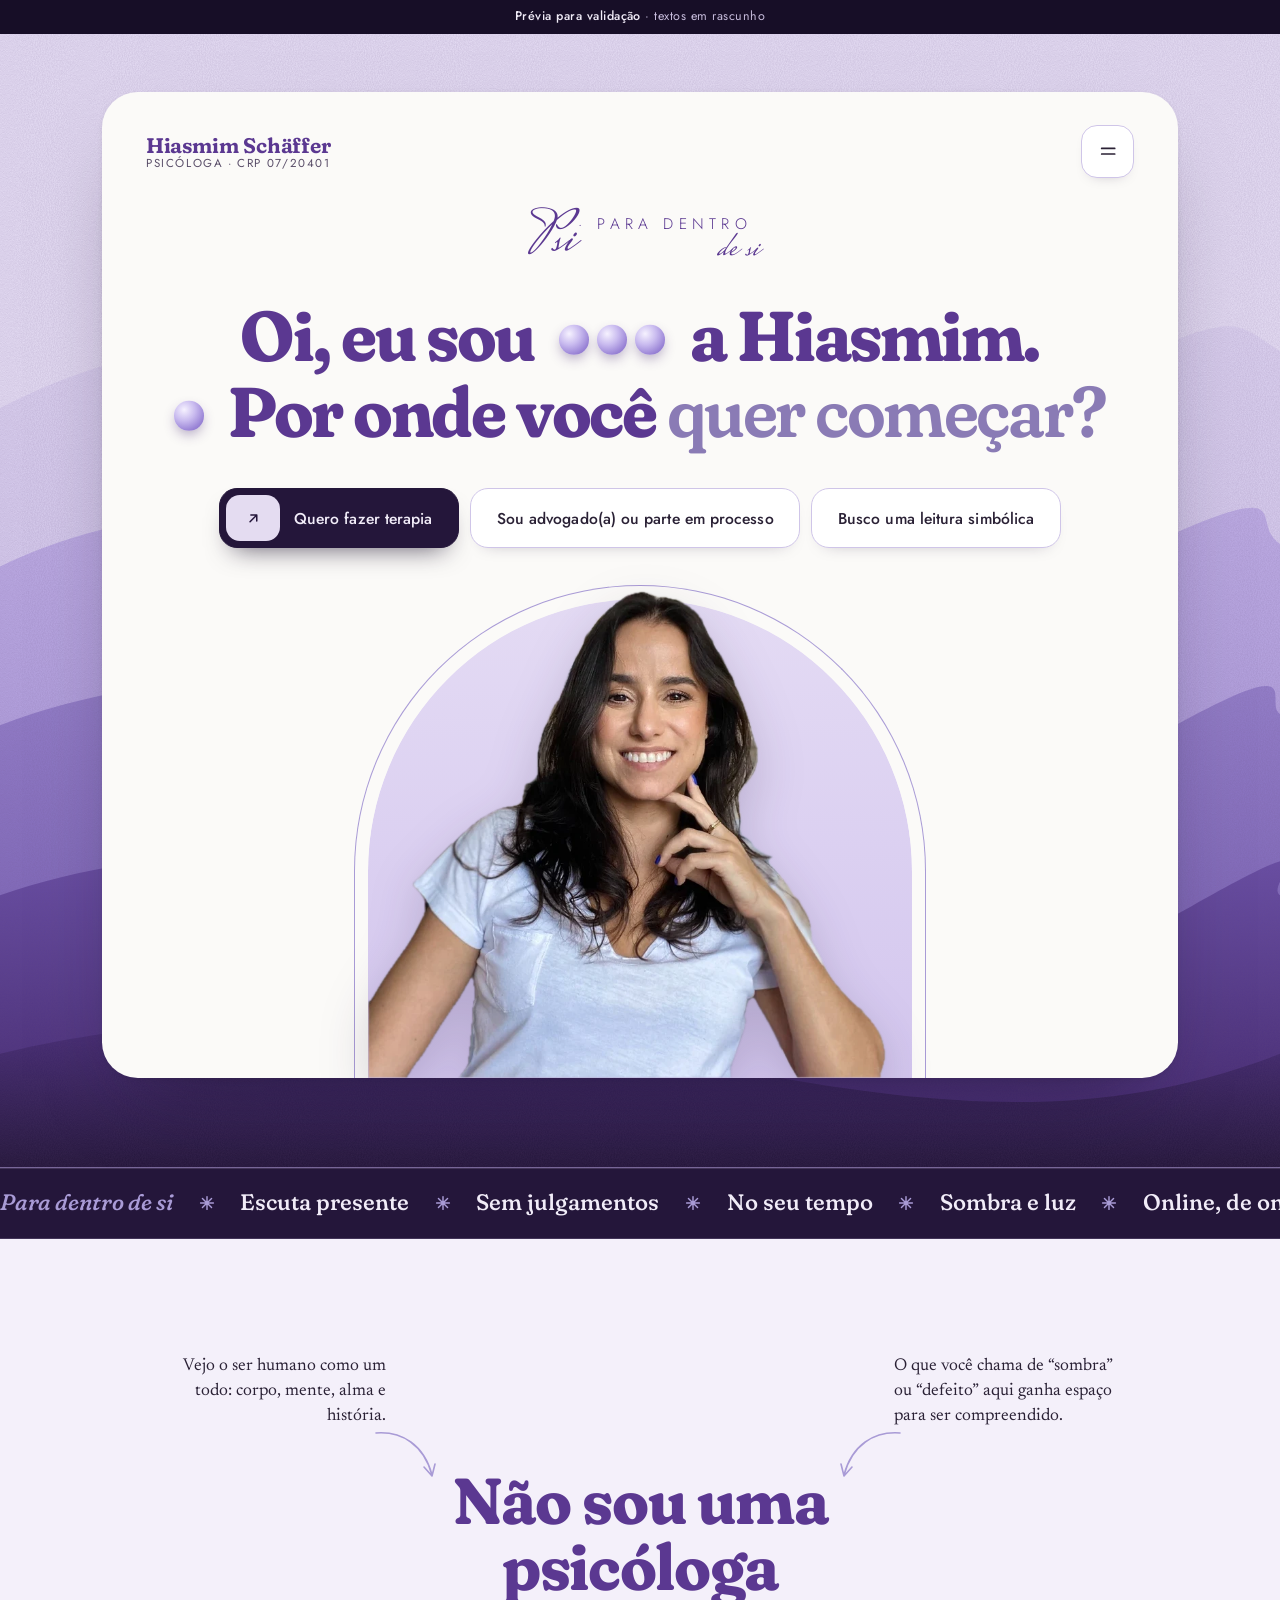
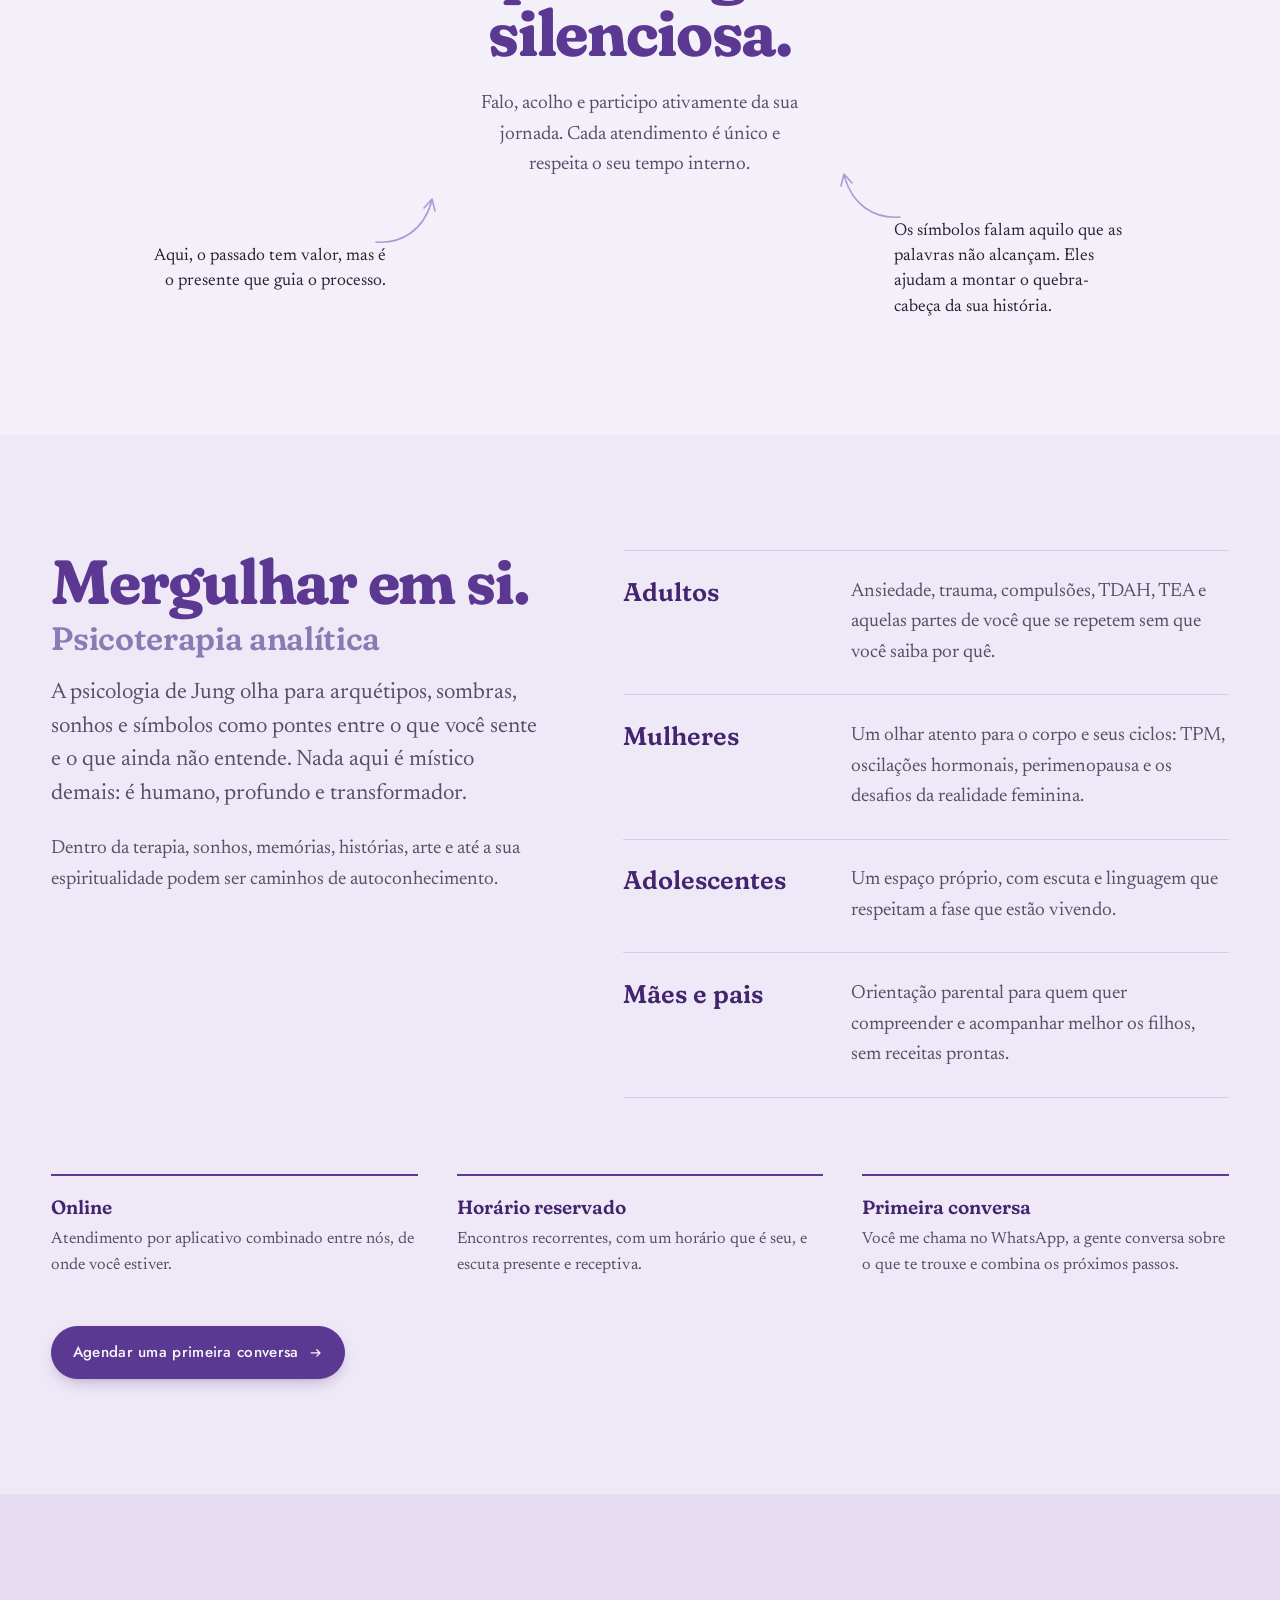
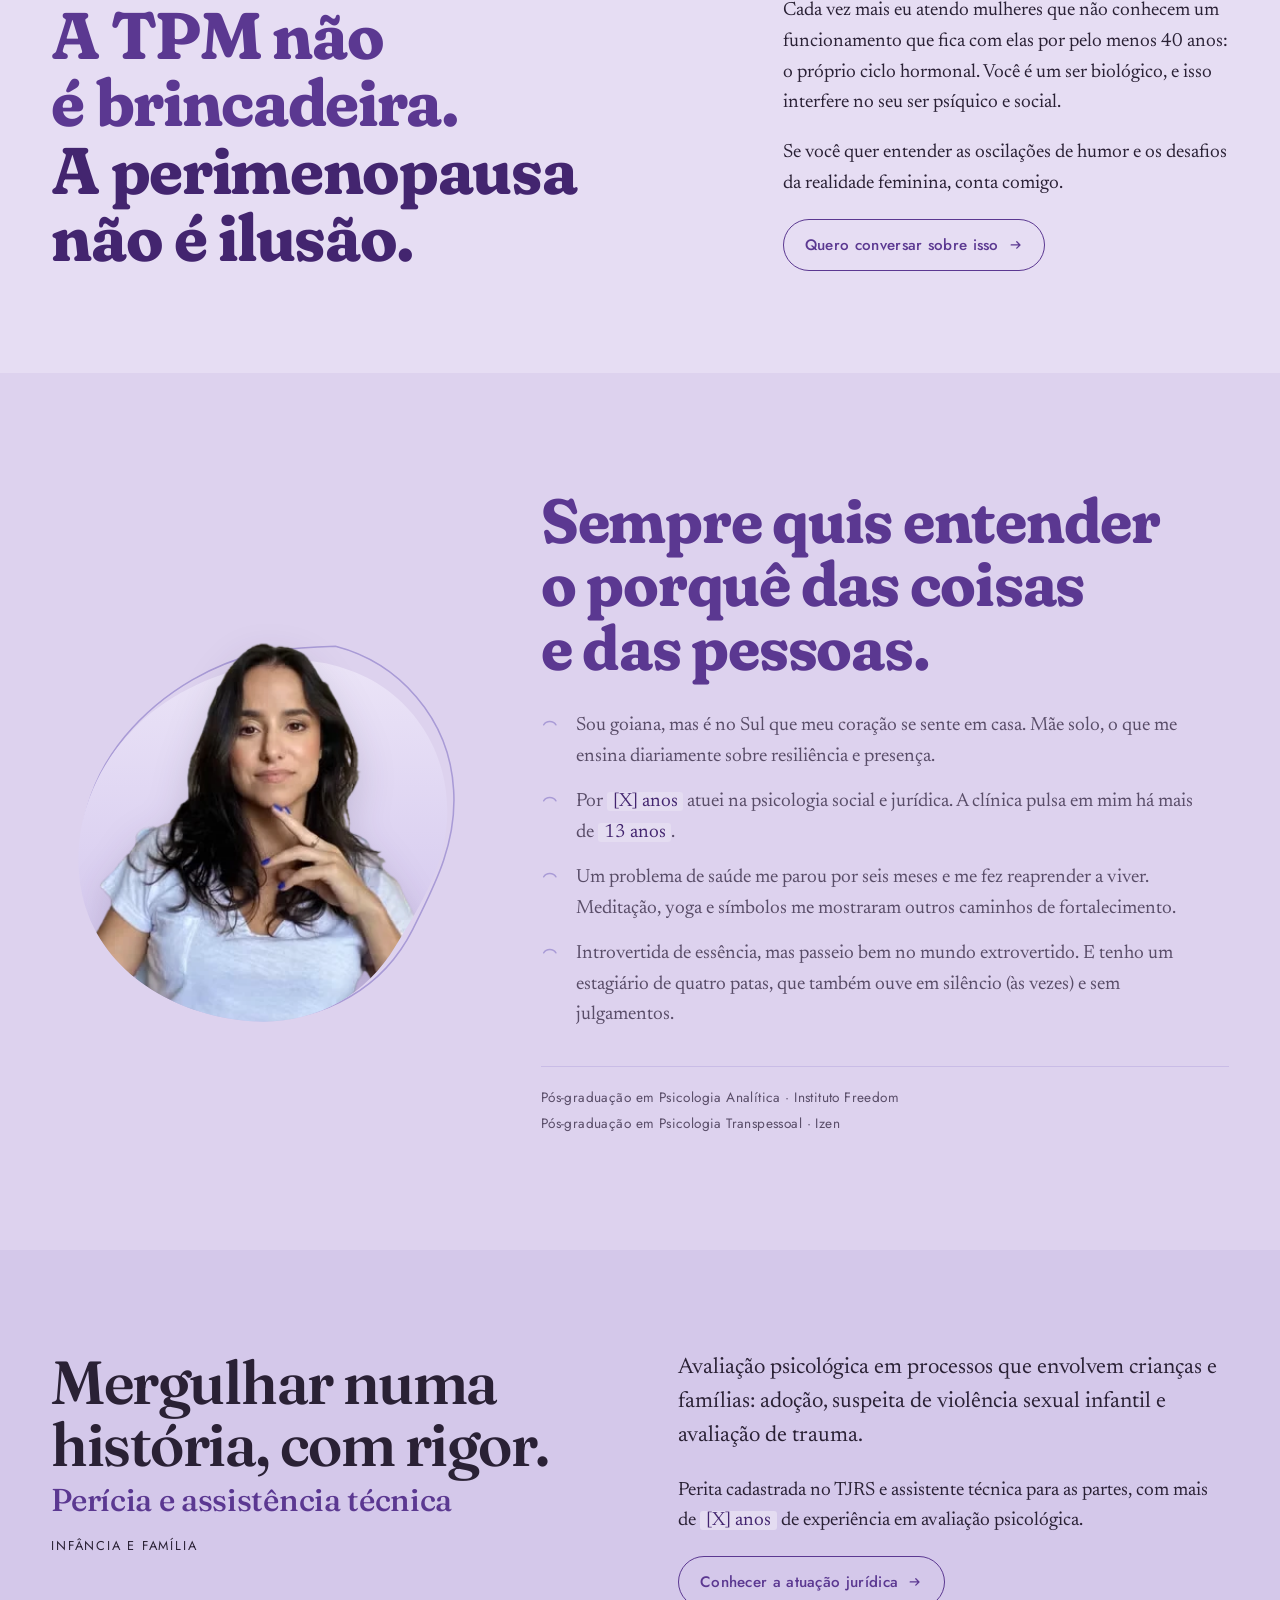
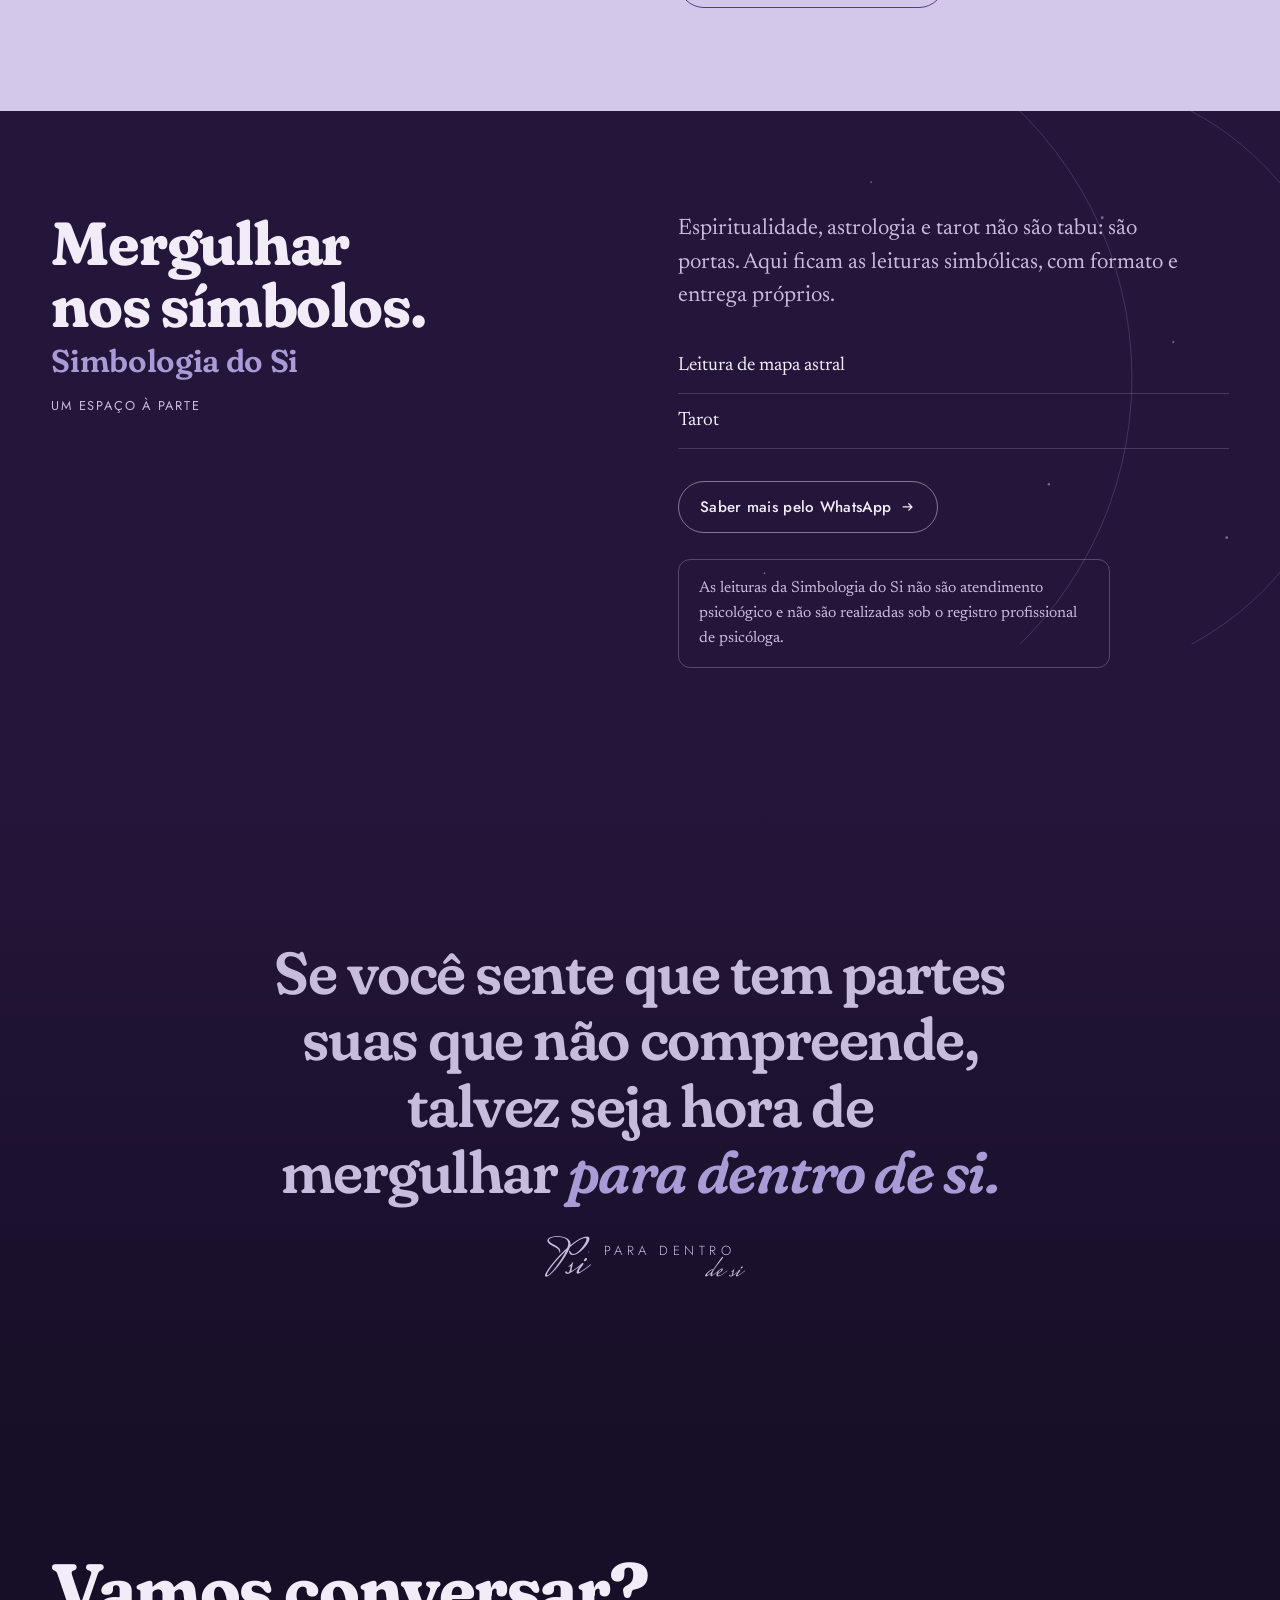
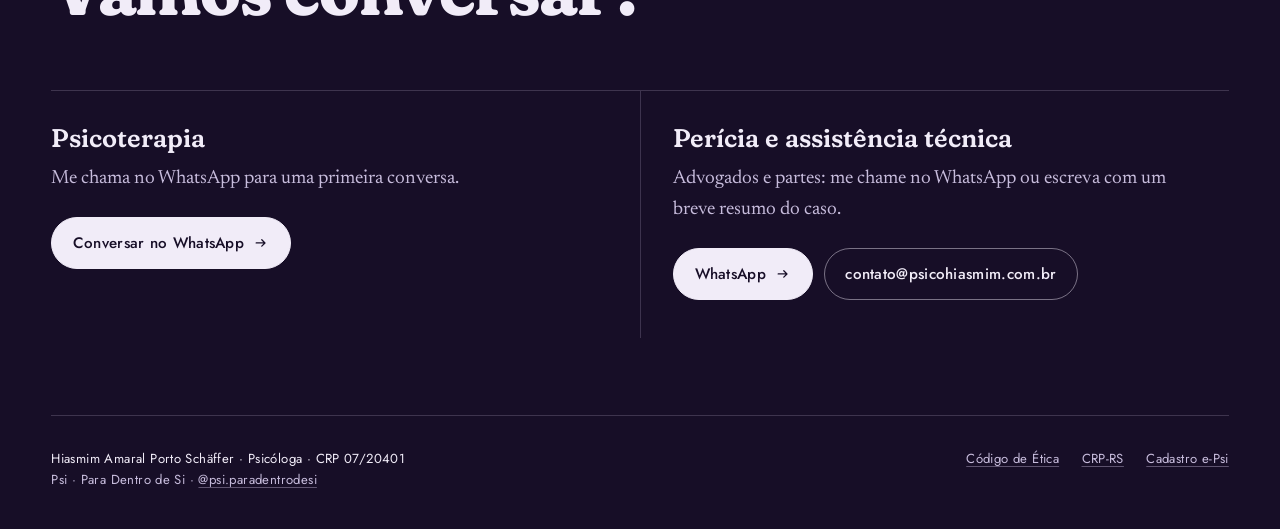
<file: index.html>
<!doctype html>
<html lang="pt-BR">
<head>
<meta charset="utf-8">
<meta name="viewport" content="width=device-width, initial-scale=1">
<title>Hiasmim Schäffer · Psicóloga</title>
<meta name="description" content="Psicoterapia analítica (junguiana) online para adolescentes e adultos, perícia e assistência técnica em infância e família. Hiasmim Schäffer, psicóloga CRP 07/20401.">
<link rel="preconnect" href="https://fonts.googleapis.com">
<link rel="preconnect" href="https://fonts.gstatic.com" crossorigin>
<link href="https://fonts.googleapis.com/css2?family=Fraunces:ital,opsz,wght,SOFT,WONK@0,9..144,300..900,0..100,0..1;1,9..144,300..900,0..100,0..1&family=Jost:wght@300;400;500&family=Mrs+Saint+Delafield&family=Newsreader:ital,opsz,wght@0,6..72,400..600;1,6..72,400&display=swap" rel="stylesheet">
<link rel="stylesheet" href="styles.css">
</head>
<body>

<div class="ribbon"><strong>Prévia para validação</strong> · textos em rascunho</div>

<header class="site-head minibar" id="minibar">
  <div class="wrap">
    <a class="brand" href="index.html" aria-label="Hiasmim Schäffer, início">
      <span class="brand-name">Hiasmim Schäffer</span>
      <span class="brand-role">Psicóloga · CRP 07/20401</span>
    </a>
    <nav class="nav" aria-label="Atalhos">
      <a href="#psicoterapia">Psicoterapia</a>
      <a href="pericia.html">Perícia</a>
      <a href="#simbologia" class="nav-aside">Simbologia do Si</a>
      <a href="#sobre">Sobre</a>
      <a class="btn small" href="#contato">Contato</a>
    </nav>
    <a class="btn small minibar-cta" href="#contato">Contato</a>
  </div>
</header>

<main>

<!-- HERO -->
<section class="sea" aria-label="Apresentação">
  <svg class="hills" viewBox="0 0 1440 1000" preserveAspectRatio="none" aria-hidden="true">
    <defs>
      <linearGradient id="h1" x1="0" y1="0" x2="0" y2="1"><stop offset="0" stop-color="#ddd3f1"/><stop offset="1" stop-color="#c9bce8"/></linearGradient>
      <linearGradient id="h2" x1="0" y1="0" x2="0" y2="1"><stop offset="0" stop-color="#bfaee6"/><stop offset="1" stop-color="#9c88d0"/></linearGradient>
      <linearGradient id="h3" x1="0" y1="0" x2="0" y2="1"><stop offset="0" stop-color="#9580cb"/><stop offset="1" stop-color="#6c52a8"/></linearGradient>
      <linearGradient id="h4" x1="0" y1="0" x2="0" y2="1"><stop offset="0" stop-color="#6a4fa6"/><stop offset="1" stop-color="#3f2468"/></linearGradient>
      <linearGradient id="h5" x1="0" y1="0" x2="0" y2="1"><stop offset="0" stop-color="#4a2f7a"/><stop offset="1" stop-color="#24163a"/></linearGradient>
      <filter id="grain"><feTurbulence type="fractalNoise" baseFrequency=".9" numOctaves="2" stitchTiles="stitch"/><feColorMatrix values="0 0 0 0 .14  0 0 0 0 .08  0 0 0 0 .22  0 0 0 .55 0"/></filter>
    </defs>
    <path fill="url(#h1)" d="M0 330 C 200 250, 380 260, 560 320 S 960 400, 1180 320 S 1380 250, 1440 280 V1000 H0 Z"/>
    <path fill="url(#h2)" d="M0 470 C 180 400, 420 410, 620 480 S 1000 560, 1240 470 S 1400 430, 1440 450 V1000 H0 Z"/>
    <path fill="url(#h3)" d="M0 610 C 240 540, 460 570, 700 630 S 1120 700, 1300 620 S 1420 590, 1440 600 V1000 H0 Z"/>
    <path fill="url(#h4)" d="M0 760 C 220 700, 480 720, 740 780 S 1160 850, 1340 770 S 1420 750, 1440 760 V1000 H0 Z"/>
    <path fill="url(#h5)" d="M0 900 C 260 850, 540 870, 800 910 S 1240 960, 1440 900 V1000 H0 Z"/>
    <rect width="1440" height="1000" filter="url(#grain)" opacity=".35"/>
  </svg>

  <div class="stage">
    <header class="stage-head">
      <a class="brand" href="index.html" aria-label="Hiasmim Schäffer, início">
        <span class="brand-name">Hiasmim Schäffer</span>
        <span class="brand-role">Psicóloga · CRP 07/20401</span>
      </a>
      <details class="burger">
        <summary aria-label="Abrir menu">
          <svg viewBox="0 0 24 24" aria-hidden="true"><path d="M5 9h14M5 15h14"/></svg>
        </summary>
        <nav class="menu-panel" aria-label="Principal">
          <a href="#psicoterapia">Psicoterapia</a>
          <a href="pericia.html">Perícia e assistência técnica</a>
          <a href="#simbologia">Simbologia do Si</a>
          <a href="#sobre">Sobre</a>
          <a href="#contato">Contato</a>
        </nav>
      </details>
    </header>

    <div class="stage-center">
      <p class="signature"><span class="mark" aria-label="Psi, para dentro de si"><span class="s psi">Psi</span><span class="c">· para dentro</span><span class="s desi">de si</span></span></p>
      <h1 class="hello-title">
        <span class="ln">Oi, eu sou <span class="orbs" aria-hidden="true"><i></i><i></i><i></i></span> a&nbsp;Hiasmim.</span>
        <span class="ln"><i class="orb" aria-hidden="true"></i> Por onde você <span class="soft">quer começar?</span></span>
      </h1>
      <div class="pills" role="list">
        <a role="listitem" class="pill primary" href="#psicoterapia">
          <span class="pill-chip" aria-hidden="true"><svg viewBox="0 0 20 20"><path d="M6 14 14 6m-7 0h7v7"/></svg></span>
          Quero fazer terapia
        </a>
        <a role="listitem" class="pill" href="pericia.html">Sou advogado(a) ou parte em processo</a>
        <a role="listitem" class="pill" href="#simbologia">Busco uma leitura simbólica</a>
      </div>
    </div>

    <figure class="arch">
      <div class="arch-back" aria-hidden="true"></div>
      <img src="assets/hiasmim-recorte.webp" alt="Hiasmim sorrindo, com a mão no queixo" width="800" height="800">
    </figure>
  </div>
</section>

<!-- MARQUEE -->
<div class="tide">
  <p class="sr-only">Para dentro de si. Escuta presente. Sem julgamentos. No seu tempo. Sombra e luz. Online, de onde você estiver.</p>
  <div class="tide-track" aria-hidden="true">
    <span class="tide-mark">Para dentro de si</span><svg viewBox="0 0 20 20"><path d="M10 2v16M2 10h16M4.3 4.3l11.4 11.4M15.7 4.3 4.3 15.7"/></svg>
    <span>Escuta presente</span><svg viewBox="0 0 20 20"><path d="M10 2v16M2 10h16M4.3 4.3l11.4 11.4M15.7 4.3 4.3 15.7"/></svg>
    <span>Sem julgamentos</span><svg viewBox="0 0 20 20"><path d="M10 2v16M2 10h16M4.3 4.3l11.4 11.4M15.7 4.3 4.3 15.7"/></svg>
    <span>No seu tempo</span><svg viewBox="0 0 20 20"><path d="M10 2v16M2 10h16M4.3 4.3l11.4 11.4M15.7 4.3 4.3 15.7"/></svg>
    <span>Sombra e luz</span><svg viewBox="0 0 20 20"><path d="M10 2v16M2 10h16M4.3 4.3l11.4 11.4M15.7 4.3 4.3 15.7"/></svg>
    <span>Online, de onde você estiver</span><svg viewBox="0 0 20 20"><path d="M10 2v16M2 10h16M4.3 4.3l11.4 11.4M15.7 4.3 4.3 15.7"/></svg>
    <span class="tide-mark">Para dentro de si</span><svg viewBox="0 0 20 20"><path d="M10 2v16M2 10h16M4.3 4.3l11.4 11.4M15.7 4.3 4.3 15.7"/></svg>
    <span>Escuta presente</span><svg viewBox="0 0 20 20"><path d="M10 2v16M2 10h16M4.3 4.3l11.4 11.4M15.7 4.3 4.3 15.7"/></svg>
    <span>Sem julgamentos</span><svg viewBox="0 0 20 20"><path d="M10 2v16M2 10h16M4.3 4.3l11.4 11.4M15.7 4.3 4.3 15.7"/></svg>
    <span>No seu tempo</span><svg viewBox="0 0 20 20"><path d="M10 2v16M2 10h16M4.3 4.3l11.4 11.4M15.7 4.3 4.3 15.7"/></svg>
    <span>Sombra e luz</span><svg viewBox="0 0 20 20"><path d="M10 2v16M2 10h16M4.3 4.3l11.4 11.4M15.7 4.3 4.3 15.7"/></svg>
    <span>Online, de onde você estiver</span><svg viewBox="0 0 20 20"><path d="M10 2v16M2 10h16M4.3 4.3l11.4 11.4M15.7 4.3 4.3 15.7"/></svg>
  </div>
</div>

<!-- MANIFESTO -->
<section class="manifest" id="como-trabalho">
  <div class="wrap manifest-grid">
    <p class="note n1">Vejo o ser humano como um todo: corpo, mente, alma e história.
      <svg viewBox="0 0 74 60" aria-hidden="true"><path d="M4 6 C 30 4, 52 18, 60 48 M52 40 l8 9 3-12"/></svg></p>
    <p class="note n2">O que você chama de “sombra” ou “defeito” aqui ganha espaço para ser compreendido.
      <svg viewBox="0 0 74 60" aria-hidden="true"><path d="M4 6 C 30 4, 52 18, 60 48 M52 40 l8 9 3-12"/></svg></p>
    <div class="manifest-core">
      <h2 class="display">Não sou uma psicóloga silenciosa.</h2>
      <p>Falo, acolho e participo ativamente da sua jornada. Cada atendimento é único e respeita o seu tempo interno.</p>
    </div>
    <p class="note n3">Aqui, o passado tem valor, mas é o presente que guia o processo.
      <svg viewBox="0 0 74 60" aria-hidden="true"><path d="M4 6 C 30 4, 52 18, 60 48 M52 40 l8 9 3-12"/></svg></p>
    <p class="note n4">Os símbolos falam aquilo que as palavras não alcançam. Eles ajudam a montar o quebra-cabeça da sua história.
      <svg viewBox="0 0 74 60" aria-hidden="true"><path d="M4 6 C 30 4, 52 18, 60 48 M52 40 l8 9 3-12"/></svg></p>
  </div>
</section>

<!-- PSICOTERAPIA -->
<section class="section" id="psicoterapia">
  <div class="wrap">
    <div class="split">
      <div class="sticky">
        <h2 class="display dive-title">Mergulhar em si. <span>Psicoterapia analítica</span></h2>
        <p class="lede">A psicologia de Jung olha para arquétipos, sombras, sonhos e símbolos como pontes entre o que você sente e o que ainda não entende. Nada aqui é místico demais: é humano, profundo e transformador.</p>
        <p>Dentro da terapia, sonhos, memórias, histórias, arte e até a sua espiritualidade podem ser caminhos de autoconhecimento.</p>
      </div>
      <ul class="who">
        <li>
          <h3>Adultos</h3>
          <p>Ansiedade, trauma, compulsões, TDAH, TEA e aquelas partes de você que se repetem sem que você saiba por quê.</p>
        </li>
        <li>
          <h3>Mulheres</h3>
          <p>Um olhar atento para o corpo e seus ciclos: TPM, oscilações hormonais, perimenopausa e os desafios da realidade feminina.</p>
        </li>
        <li>
          <h3>Adolescentes</h3>
          <p>Um espaço próprio, com escuta e linguagem que respeitam a fase que estão vivendo.</p>
        </li>
        <li>
          <h3>Mães e pais</h3>
          <p>Orientação parental para quem quer compreender e acompanhar melhor os filhos, sem receitas prontas.</p>
        </li>
      </ul>
    </div>

    <div class="how">
      <div>
        <h3>Online</h3>
        <p>Atendimento por aplicativo combinado entre nós, de onde você estiver.</p>
      </div>
      <div>
        <h3>Horário reservado</h3>
        <p>Encontros recorrentes, com um horário que é seu, e escuta presente e receptiva.</p>
      </div>
      <div>
        <h3>Primeira conversa</h3>
        <p>Você me chama no WhatsApp, a gente conversa sobre o que te trouxe e combina os próximos passos.</p>
      </div>
    </div>
    <div class="section-cta">
      <a class="btn" href="https://wa.me/555199331378?text=Ol%C3%A1%2C%20Hiasmim%21%20Vim%20pelo%20site%20e%20gostaria%20de%20mais%20informa%C3%A7%C3%B5es%20sobre%20a%20psicoterapia." target="_blank" rel="noopener">Agendar uma primeira conversa
          <svg viewBox="0 0 20 20" aria-hidden="true"><path d="M4 10h11m-4-4 4 4-4 4" fill="none" stroke="currentColor" stroke-width="1.6" stroke-linecap="round" stroke-linejoin="round"/></svg>
        </a>
    </div>
  </div>
</section>

<!-- MULHER -->
<section class="band" aria-labelledby="mulher-titulo">
  <div class="wrap band-grid">
    <h2 class="display" id="mulher-titulo">A TPM não é brincadeira. <span>A perimenopausa não é ilusão.</span></h2>
    <div>
      <p>Cada vez mais eu atendo mulheres que não conhecem um funcionamento que fica com elas por pelo menos 40 anos: o próprio ciclo hormonal. Você é um ser biológico, e isso interfere no seu ser psíquico e social.</p>
      <p>Se você quer entender as oscilações de humor e os desafios da realidade feminina, conta comigo.</p>
      <a class="btn ghost" href="https://wa.me/555199331378?text=Ol%C3%A1%2C%20Hiasmim%21%20Vim%20pelo%20site%20e%20gostaria%20de%20conversar%20sobre%20sa%C3%BAde%20emocional%20da%20mulher%20%28ciclo%20hormonal%2C%20TPM%2C%20perimenopausa%29." target="_blank" rel="noopener">Quero conversar sobre isso
          <svg viewBox="0 0 20 20" aria-hidden="true"><path d="M4 10h11m-4-4 4 4-4 4" fill="none" stroke="currentColor" stroke-width="1.6" stroke-linecap="round" stroke-linejoin="round"/></svg>
        </a>
    </div>
  </div>
</section>

<!-- SOBRE -->
<section class="section" id="sobre">
  <div class="wrap about-grid">
    <figure class="pebble">
      <svg viewBox="0 0 400 420" role="img" aria-label="Retrato de Hiasmim, séria e atenta, com a mão no queixo">
        <defs>
          <linearGradient id="pebble-fill" x1="0" y1="0" x2="0" y2="1">
            <stop offset="0" stop-color="#ebe4f7"/><stop offset="1" stop-color="#cfc2ec"/>
          </linearGradient>
          <clipPath id="pebble-clip" clipPathUnits="userSpaceOnUse">
            <path d="M292 74c54 20 94 74 92 140-2 50-26 86-50 126-32 54-88 80-150 72-70-8-138-50-154-122-12-58 8-118 50-160C116 92 174 68 228 64c22-2 44 2 64 10Z"/>
            <rect x="0" y="0" width="400" height="190"/>
          </clipPath>
        </defs>
        <path class="pebble-ring" d="M300 62c58 24 100 84 94 154-4 52-32 90-58 128-36 52-96 76-160 66-72-12-136-58-148-132-10-60 14-118 58-158 42-38 100-62 154-62 22 0 42 2 60 4Z"/>
        <path fill="url(#pebble-fill)" d="M292 74c54 20 94 74 92 140-2 50-26 86-50 126-32 54-88 80-150 72-70-8-138-50-154-122-12-58 8-118 50-160C116 92 174 68 228 64c22-2 44 2 64 10Z"/>
        <image href="assets/hiasmim-retrato-recorte.webp" x="-4" y="10" width="412" height="412" clip-path="url(#pebble-clip)"/>
      </svg>
    </figure>
    <div>
      <h2 class="display">Sempre quis entender o porquê das coisas e das pessoas.</h2>
      <ul class="facts">
        <li><svg viewBox="0 0 20 20" aria-hidden="true"><path d="M3 10c3-5 11-5 14 0"/></svg><span>Sou goiana, mas é no Sul que meu coração se sente em casa. Mãe solo, o que me ensina diariamente sobre resiliência e presença.</span></li>
        <li><svg viewBox="0 0 20 20" aria-hidden="true"><path d="M3 10c3-5 11-5 14 0"/></svg><span>Por <em class="ph">[X] anos</em> atuei na psicologia social e jurídica. A clínica pulsa em mim há mais de <em class="ph">13 anos</em>.</span></li>
        <li><svg viewBox="0 0 20 20" aria-hidden="true"><path d="M3 10c3-5 11-5 14 0"/></svg><span>Um problema de saúde me parou por seis meses e me fez reaprender a viver. Meditação, yoga e símbolos me mostraram outros caminhos de fortalecimento.</span></li>
        <li><svg viewBox="0 0 20 20" aria-hidden="true"><path d="M3 10c3-5 11-5 14 0"/></svg><span>Introvertida de essência, mas passeio bem no mundo extrovertido. E tenho um estagiário de quatro patas, que também ouve em silêncio (às vezes) e sem julgamentos.</span></li>
      </ul>
      <div class="credentials">
        <span>Pós-graduação em Psicologia Analítica · Instituto Freedom</span>
        <span>Pós-graduação em Psicologia Transpessoal · Izen</span>
      </div>
    </div>
  </div>
</section>

<!-- PERÍCIA -->
<section class="depth legal" id="pericia">
  <div class="wrap depth-grid">
    <div>
      <h2 class="display dive-title">Mergulhar numa história, com rigor. <span>Perícia e assistência técnica</span></h2>
      <p class="sub">Infância e família</p>
    </div>
    <div>
      <p class="lede">Avaliação psicológica em processos que envolvem crianças e famílias: adoção, suspeita de violência sexual infantil e avaliação de trauma.</p>
      <p>Perita cadastrada no TJRS e assistente técnica para as partes, com mais de <em class="ph">[X] anos</em> de experiência em avaliação psicológica.</p>
      <a class="btn ghost" href="pericia.html">Conhecer a atuação jurídica
        <svg viewBox="0 0 20 20" aria-hidden="true"><path d="M4 10h11m-4-4 4 4-4 4" fill="none" stroke="currentColor" stroke-width="1.6" stroke-linecap="round" stroke-linejoin="round"/></svg>
      </a>
    </div>
  </div>
</section>

<!-- SIMBOLOGIA DO SI -->
<section class="depth on-night symbol" id="simbologia">
  <svg class="stars" viewBox="0 0 1440 600" preserveAspectRatio="xMidYMid slice" aria-hidden="true">
    <path d="M1100 -40 A 420 420 0 0 1 1100 640"/>
    <path d="M1180 -40 A 340 340 0 0 1 1180 640"/>
    <circle cx="1240" cy="120" r="1.6"/><circle cx="1320" cy="260" r="1.2"/><circle cx="1180" cy="420" r="1.4"/>
    <circle cx="980" cy="80" r="1"/><circle cx="1380" cy="480" r="1.6"/><circle cx="860" cy="520" r="1"/>
  </svg>
  <div class="wrap depth-grid" style="position:relative">
    <div>
      <h2 class="display dive-title">Mergulhar nos símbolos. <span>Simbologia do Si</span></h2>
      <p class="sub">Um espaço à parte</p>
    </div>
    <div>
      <p class="lede">Espiritualidade, astrologia e tarot não são tabu: são portas. Aqui ficam as leituras simbólicas, com formato e entrega próprios.</p>
      <ul>
        <li>Leitura de mapa astral</li>
        <li>Tarot</li>
      </ul>
      <a class="btn ghost" href="https://wa.me/555199331378?text=Ol%C3%A1%2C%20Hiasmim%21%20Vim%20pelo%20site%20e%20gostaria%20de%20mais%20informa%C3%A7%C3%B5es%20sobre%20as%20leituras%20simb%C3%B3licas%20%28mapa%20astral%20e%20tarot%29." target="_blank" rel="noopener">Saber mais pelo WhatsApp
          <svg viewBox="0 0 20 20" aria-hidden="true"><path d="M4 10h11m-4-4 4 4-4 4" fill="none" stroke="currentColor" stroke-width="1.6" stroke-linecap="round" stroke-linejoin="round"/></svg>
        </a>
      <p class="disclaimer">As leituras da Simbologia do Si não são atendimento psicológico e não são realizadas sob o registro profissional de psicóloga.</p>
    </div>
  </div>
</section>

<!-- FECHAMENTO -->
<section class="deep on-night" aria-label="Para dentro de si">
  <div class="wrap">
    <p class="deep-line">Se você sente que tem partes suas que não compreende, talvez seja hora de mergulhar <em>para dentro de&nbsp;si.</em></p>
    <span class="mark" aria-hidden="true"><span class="s psi">Psi</span><span class="c">· para dentro</span><span class="s desi">de si</span></span>
  </div>
</section>

<!-- CONTATO -->
<section class="contact on-night" id="contato">
  <div class="wrap">
    <h2 class="display">Vamos conversar?</h2>
    <div class="paths">
      <div class="path">
        <h3>Psicoterapia</h3>
        <p>Me chama no WhatsApp para uma primeira conversa.</p>
        <a class="btn" href="https://wa.me/555199331378?text=Ol%C3%A1%2C%20Hiasmim%21%20Vim%20pelo%20site%20e%20gostaria%20de%20mais%20informa%C3%A7%C3%B5es%20sobre%20a%20psicoterapia." target="_blank" rel="noopener">Conversar no WhatsApp
          <svg viewBox="0 0 20 20" aria-hidden="true"><path d="M4 10h11m-4-4 4 4-4 4" fill="none" stroke="currentColor" stroke-width="1.6" stroke-linecap="round" stroke-linejoin="round"/></svg>
        </a>
      </div>
      <div class="path">
        <h3>Perícia e assistência técnica</h3>
        <p>Advogados e partes: me chame no WhatsApp ou escreva com um breve resumo do caso.</p>
        <div class="path-actions">
          <a class="btn" href="https://wa.me/555199331378?text=Ol%C3%A1%2C%20Hiasmim%21%20Vim%20pelo%20site%20e%20gostaria%20de%20mais%20informa%C3%A7%C3%B5es%20sobre%20per%C3%ADcia%20ou%20assist%C3%AAncia%20t%C3%A9cnica%20em%20um%20processo." target="_blank" rel="noopener">WhatsApp
          <svg viewBox="0 0 20 20" aria-hidden="true"><path d="M4 10h11m-4-4 4 4-4 4" fill="none" stroke="currentColor" stroke-width="1.6" stroke-linecap="round" stroke-linejoin="round"/></svg>
        </a>
          <a class="btn ghost" href="mailto:contato@psicohiasmim.com.br">contato@psicohiasmim.com.br</a>
        </div>
      </div>
    </div>

    <footer class="foot">
      <div>
        <div class="legal-name">Hiasmim Amaral Porto Schäffer · Psicóloga · CRP 07/20401</div>
        <div>Psi · Para Dentro de Si · <a href="https://www.instagram.com/psi.paradentrodesi/">@psi.paradentrodesi</a></div>
      </div>
      <nav aria-label="Links institucionais">
        <a href="https://site.cfp.org.br/codigo-de-etica/">Código de Ética</a>
        <a href="https://www.crprs.org.br/">CRP-RS</a>
        <a href="https://e-psi.cfp.org.br/">Cadastro e-Psi</a>
      </nav>
    </footer>
  </div>
</section>

</main>
<script>
  // mostra a barra compacta depois que o cartão da hero sai da tela
  (function () {
    var bar = document.getElementById('minibar');
    var stage = document.querySelector('.stage');
    if (!bar || !stage || !('IntersectionObserver' in window)) return;
    new IntersectionObserver(function (entries) {
      bar.classList.toggle('is-visible', !entries[0].isIntersecting);
    }, { rootMargin: '-80px 0px 0px 0px' }).observe(stage);
  })();
</script>
</body>
</html>
</file>
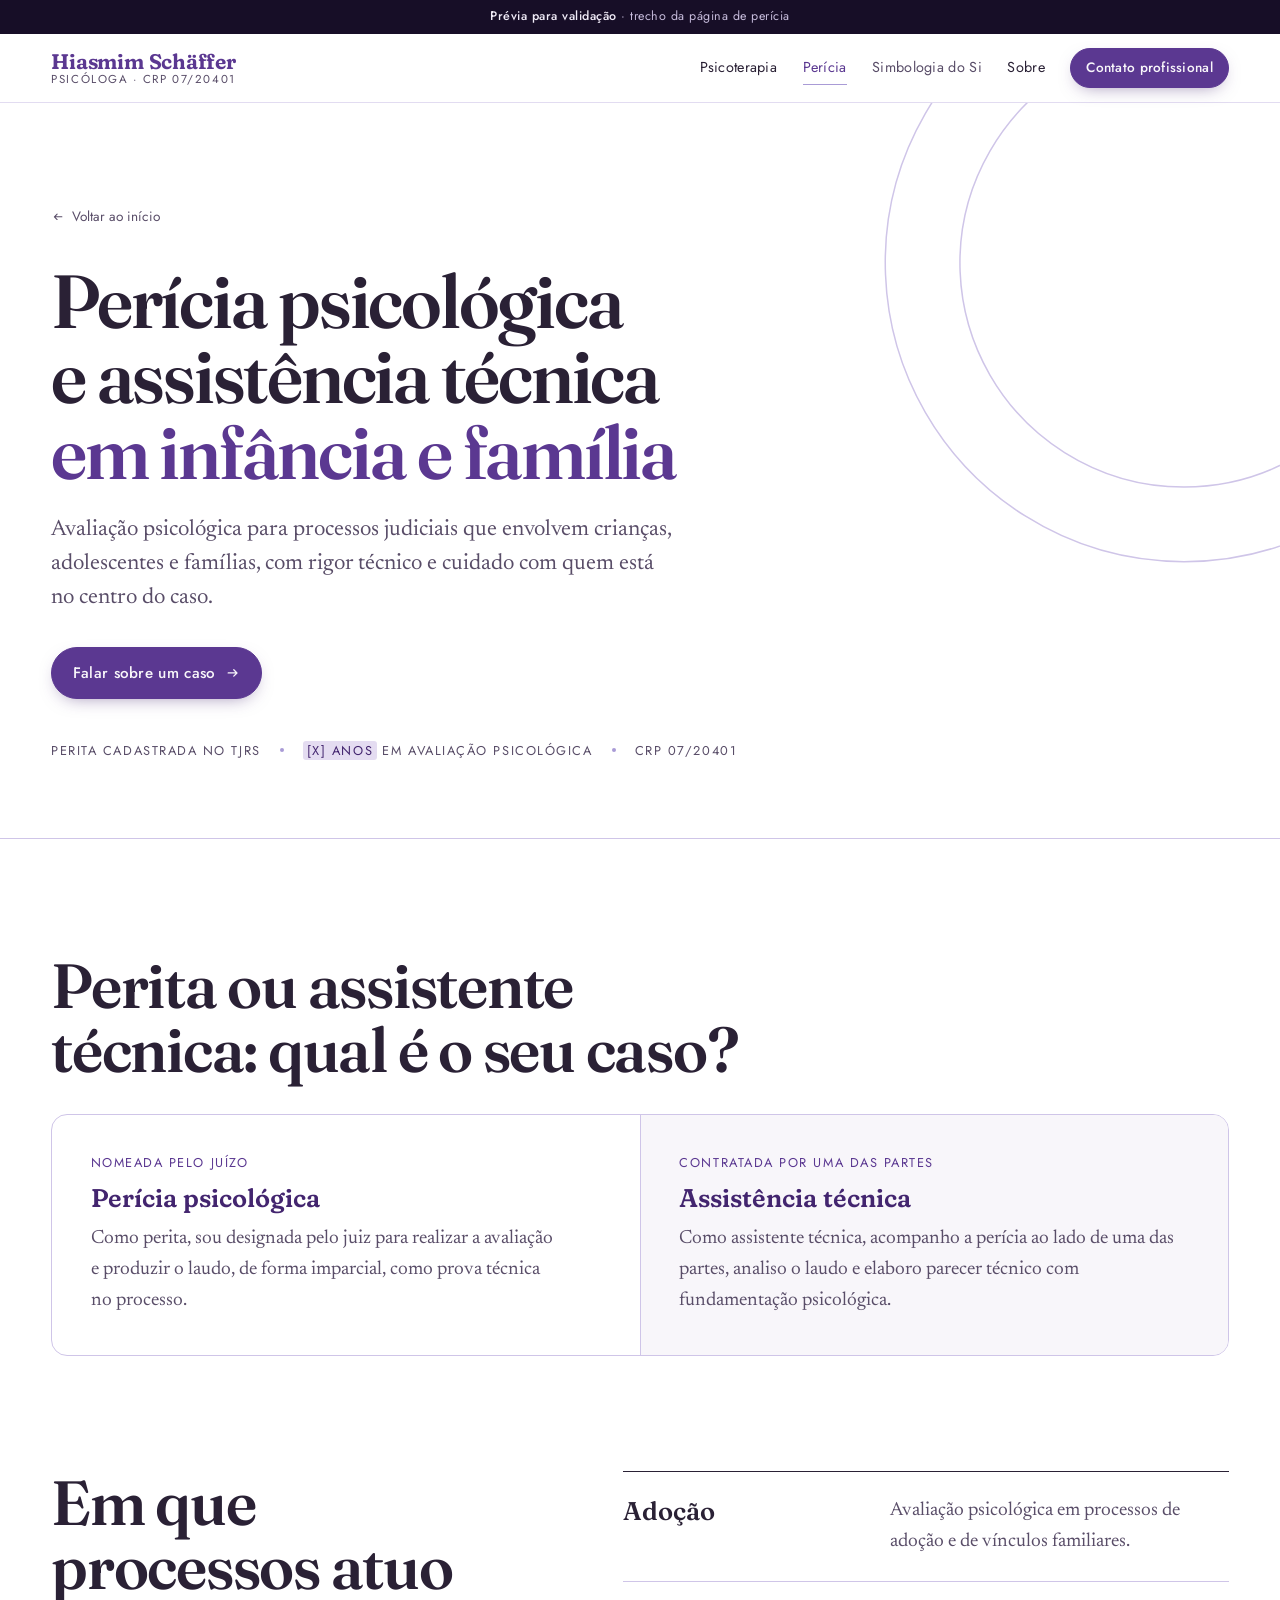
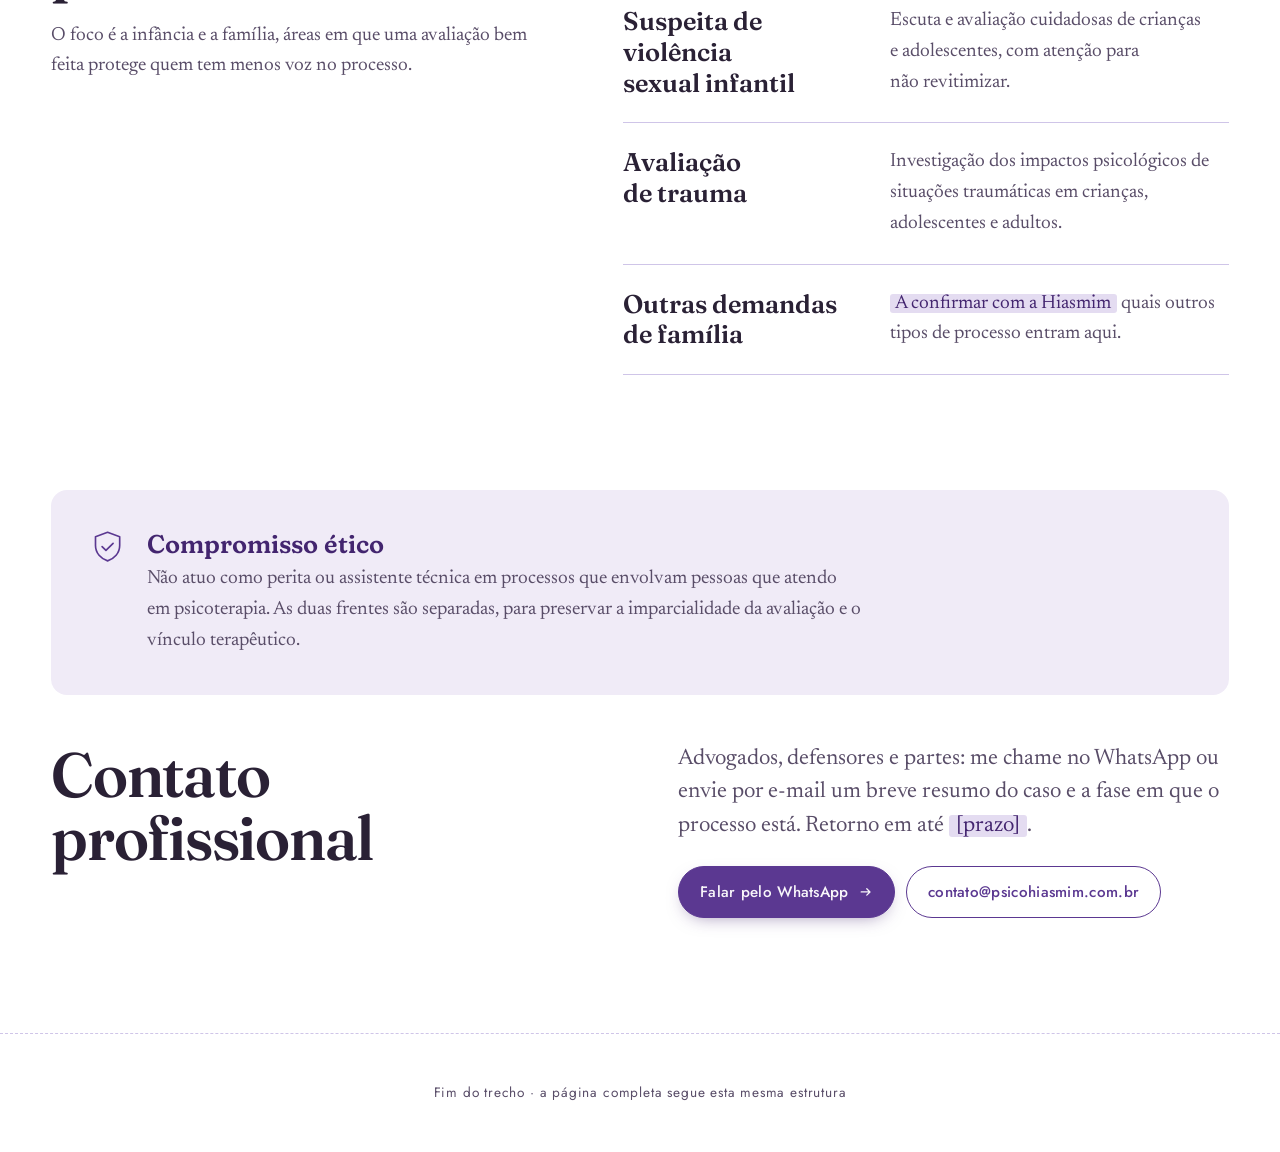
<file: pericia.html>
<!doctype html>
<html lang="pt-BR">
<head>
<meta charset="utf-8">
<meta name="viewport" content="width=device-width, initial-scale=1">
<title>Perícia e Assistência Técnica · Hiasmim Schäffer</title>
<meta name="description" content="Perícia psicológica e assistência técnica em processos de infância e família. Hiasmim Schäffer, psicóloga CRP 07/20401, perita cadastrada no TJRS.">
<link rel="preconnect" href="https://fonts.googleapis.com">
<link rel="preconnect" href="https://fonts.gstatic.com" crossorigin>
<link href="https://fonts.googleapis.com/css2?family=Fraunces:ital,opsz,wght,SOFT,WONK@0,9..144,300..900,0..100,0..1;1,9..144,300..900,0..100,0..1&family=Jost:wght@300;400;500&family=Mrs+Saint+Delafield&family=Newsreader:ital,opsz,wght@0,6..72,400..600;1,6..72,400&display=swap" rel="stylesheet">
<link rel="stylesheet" href="styles.css">
</head>
<body class="legal-page">

<div class="ribbon"><strong>Prévia para validação</strong> · trecho da página de perícia</div>

<header class="site-head">
  <div class="wrap">
    <a class="brand" href="index.html" aria-label="Hiasmim Schäffer, início">
      <span class="brand-name">Hiasmim Schäffer</span>
      <span class="brand-role">Psicóloga · CRP 07/20401</span>
    </a>
    <nav class="nav" aria-label="Principal">
      <a href="index.html#psicoterapia">Psicoterapia</a>
      <a href="pericia.html" aria-current="page">Perícia</a>
      <a href="index.html#simbologia" class="nav-aside">Simbologia do Si</a>
      <a href="index.html#sobre">Sobre</a>
      <a class="btn small" href="#contato-juridico">Contato profissional</a>
    </nav>
    <details class="menu">
      <summary>Menu</summary>
      <div class="menu-panel">
        <a href="index.html#psicoterapia">Psicoterapia</a>
        <a href="pericia.html" aria-current="page">Perícia e assistência técnica</a>
        <a href="index.html#simbologia">Simbologia do Si</a>
        <a href="index.html#sobre">Sobre</a>
        <a href="#contato-juridico">Contato profissional</a>
      </div>
    </details>
  </div>
</header>

<main>

<section class="legal-hero">
  <svg class="arc" viewBox="0 0 600 600" aria-hidden="true">
    <path d="M300 20 A280 280 0 1 1 299.9 20"/>
    <path d="M300 90 A210 210 0 1 1 299.9 90"/>
  </svg>
  <div class="wrap" style="position:relative">
    <a class="crumb" href="index.html">
      <svg viewBox="0 0 20 20" aria-hidden="true"><path d="M16 10H5m4-4-4 4 4 4" fill="none" stroke="currentColor" stroke-width="1.6" stroke-linecap="round" stroke-linejoin="round"/></svg>
      Voltar ao início
    </a>
    <h1>Perícia psicológica e assistência técnica <span>em infância e família</span></h1>
    <p class="lede">Avaliação psicológica para processos judiciais que envolvem crianças, adolescentes e famílias, com rigor técnico e cuidado com quem está no centro do caso.</p>
    <div class="hero-actions">
      <a class="btn" href="#contato-juridico">Falar sobre um caso
        <svg viewBox="0 0 20 20" aria-hidden="true"><path d="M4 10h11m-4-4 4 4-4 4" fill="none" stroke="currentColor" stroke-width="1.6" stroke-linecap="round" stroke-linejoin="round"/></svg>
      </a>
    </div>
    <div class="hero-meta"><span>Perita cadastrada no TJRS</span><span><em class="ph">[X] anos</em> em avaliação psicológica</span><span>CRP 07/20401</span></div>
  </div>
</section>

<section class="section">
  <div class="wrap">
    <h2 class="display" style="color:var(--ink);font-variation-settings:'SOFT' 0,'WONK' 0;font-weight:600;margin-bottom:2rem;max-width:20ch">Perita ou assistente técnica: qual é o seu caso?</h2>
    <div class="roles">
      <div>
        <div class="who-asks">Nomeada pelo juízo</div>
        <h3>Perícia psicológica</h3>
        <p>Como perita, sou designada pelo juiz para realizar a avaliação e produzir o laudo, de forma imparcial, como prova técnica no processo.</p>
      </div>
      <div>
        <div class="who-asks">Contratada por uma das partes</div>
        <h3>Assistência técnica</h3>
        <p>Como assistente técnica, acompanho a perícia ao lado de uma das partes, analiso o laudo e elaboro parecer técnico com fundamentação psicológica.</p>
      </div>
    </div>
  </div>
</section>

<section class="section" style="padding-top:0">
  <div class="wrap split">
    <div class="sticky">
      <h2 class="display" style="color:var(--ink);font-variation-settings:'SOFT' 0,'WONK' 0;font-weight:600">Em que processos atuo</h2>
      <p>O foco é a infância e a família, áreas em que uma avaliação bem feita protege quem tem menos voz no processo.</p>
    </div>
    <ul class="areas">
      <li>
        <h3>Adoção</h3>
        <p>Avaliação psicológica em processos de adoção e de vínculos familiares.</p>
      </li>
      <li>
        <h3>Suspeita de violência sexual infantil</h3>
        <p>Escuta e avaliação cuidadosas de crianças e adolescentes, com atenção para não revitimizar.</p>
      </li>
      <li>
        <h3>Avaliação de trauma</h3>
        <p>Investigação dos impactos psicológicos de situações traumáticas em crianças, adolescentes e adultos.</p>
      </li>
      <li>
        <h3>Outras demandas de família</h3>
        <p><em class="ph">A confirmar com a Hiasmim</em> quais outros tipos de processo entram aqui.</p>
      </li>
    </ul>
  </div>
</section>

<section class="section" style="padding-top:0" id="contato-juridico">
  <div class="wrap" style="display:grid;gap:clamp(2rem,4vw,3rem)">
    <div class="ethics">
      <svg viewBox="0 0 32 32" aria-hidden="true"><path d="M16 3 5 7v8c0 7 5 12 11 14 6-2 11-7 11-14V7z"/><path d="m11 16 3.5 3.5L21 13"/></svg>
      <div>
        <h3>Compromisso ético</h3>
        <p>Não atuo como perita ou assistente técnica em processos que envolvam pessoas que atendo em psicoterapia. As duas frentes são separadas, para preservar a imparcialidade da avaliação e o vínculo terapêutico.</p>
      </div>
    </div>

    <div class="depth-grid">
      <div>
        <h2 class="display" style="color:var(--ink);font-variation-settings:'SOFT' 0,'WONK' 0;font-weight:600">Contato profissional</h2>
      </div>
      <div>
        <p class="lede">Advogados, defensores e partes: me chame no WhatsApp ou envie por e-mail um breve resumo do caso e a fase em que o processo está. Retorno em até <em class="ph">[prazo]</em>.</p>
        <div class="path-actions">
          <a class="btn" href="https://wa.me/555199331378?text=Ol%C3%A1%2C%20Hiasmim%21%20Vim%20pelo%20site%20e%20gostaria%20de%20mais%20informa%C3%A7%C3%B5es%20sobre%20per%C3%ADcia%20ou%20assist%C3%AAncia%20t%C3%A9cnica%20em%20um%20processo." target="_blank" rel="noopener">Falar pelo WhatsApp
          <svg viewBox="0 0 20 20" aria-hidden="true"><path d="M4 10h11m-4-4 4 4-4 4" fill="none" stroke="currentColor" stroke-width="1.6" stroke-linecap="round" stroke-linejoin="round"/></svg>
        </a>
          <a class="btn ghost" href="mailto:contato@psicohiasmim.com.br">contato@psicohiasmim.com.br</a>
        </div>
      </div>
    </div>
  </div>
</section>

<div class="excerpt-end">Fim do trecho · a página completa segue esta mesma estrutura</div>

</main>
</body>
</html>
</file>
<file: styles.css>
/* psicohiasmim — prévia
   Identidade herdada do Instagram @psi.paradentrodesi:
   roxo + lavanda sobre off-white, serifada display, recortes em arco. */

:root {
  --paper: #f8f6fa;
  --mist: #f0ebf7;
  --haze: #e4dcf1;
  --line: #cfc5e8;
  --lavender: #a99bd6;
  --violet: #5b3891;
  --violet-deep: #43256f;
  --night: #24163a;
  --abyss: #170e27;
  --ink: #2a2135;
  --ink-soft: #594d68;
  --on-night: #f1ecf8;
  --on-night-soft: #c7bcdc;

  --f-display: "Fraunces", Georgia, serif;
  --f-body: "Newsreader", Georgia, serif;
  --f-caps: "Jost", "Helvetica Neue", sans-serif;
  --f-script: "Mrs Saint Delafield", cursive;

  --gutter: clamp(1rem, 4vw, 3.5rem);
  --max: 76rem;
  --ease-out: cubic-bezier(.16, 1, .3, 1);
}

*, *::before, *::after { box-sizing: border-box; }

html { scroll-behavior: smooth; -webkit-text-size-adjust: 100%; }

body {
  margin: 0;
  background: var(--paper);
  color: var(--ink);
  font-family: var(--f-body);
  font-size: clamp(1.06rem, 0.98rem + 0.3vw, 1.2rem);
  line-height: 1.6;
  font-optical-sizing: auto;
  overflow-x: hidden;
}

::selection { background: var(--violet); color: var(--paper); }
.on-night ::selection { background: var(--lavender); color: var(--abyss); }

html { scrollbar-color: var(--lavender) var(--paper); }

img, svg { display: block; max-width: 100%; }

a { color: inherit; text-decoration-thickness: 1px; text-underline-offset: .22em; }
a:hover { text-decoration-color: var(--lavender); }
:focus-visible { outline: 2px solid var(--violet); outline-offset: 4px; border-radius: 2px; }
.on-night :focus-visible { outline-color: var(--lavender); }

.wrap { width: min(100% - 2 * var(--gutter), var(--max)); margin-inline: auto; }

/* ---------- display type ---------- */
.display {
  font-family: var(--f-display);
  font-variation-settings: "SOFT" 100, "WONK" 1;
  font-weight: 700;
  color: var(--violet);
  letter-spacing: -0.02em;
  line-height: 1.02;
  text-wrap: balance;
  margin: 0;
}
h2.display { font-size: clamp(2.2rem, 1.5rem + 3vw, 4rem); }
h3 {
  font-family: var(--f-display);
  font-variation-settings: "SOFT" 100, "WONK" 0;
  font-weight: 600;
  font-size: clamp(1.35rem, 1.2rem + .5vw, 1.6rem);
  line-height: 1.2;
  color: var(--violet-deep);
  margin: 0 0 .4em;
  text-wrap: balance;
}
p { margin: 0 0 1em; max-width: 65ch; text-wrap: pretty; }
.lede { font-size: clamp(1.15rem, 1.05rem + .45vw, 1.4rem); color: var(--ink-soft); line-height: 1.5; }

/* ---------- preview ribbon ---------- */
.ribbon {
  background: var(--abyss);
  color: var(--on-night-soft);
  font-family: var(--f-caps);
  font-size: .78rem;
  letter-spacing: .04em;
  text-align: center;
  padding: .45rem var(--gutter);
}
.ribbon strong { color: var(--on-night); font-weight: 500; }
.ph {
  background: var(--haze);
  color: var(--violet-deep);
  border-radius: 3px;
  padding: 0 .3em;
  font-style: normal;
  white-space: nowrap;
}
.on-night .ph { background: rgba(169,155,214,.22); color: var(--on-night); }

/* ---------- header ---------- */
.site-head {
  position: sticky; top: 0; z-index: 20;
  background: color-mix(in srgb, var(--paper) 88%, transparent);
  backdrop-filter: saturate(1.4) blur(10px);
  -webkit-backdrop-filter: saturate(1.4) blur(10px);
  border-bottom: 1px solid color-mix(in srgb, var(--line) 60%, transparent);
}
.site-head .wrap {
  display: flex; align-items: center; justify-content: space-between; gap: 1.5rem;
  padding-block: .85rem;
}
.brand { text-decoration: none; display: grid; line-height: 1.1; }
.brand-name {
  font-family: var(--f-display);
  font-variation-settings: "SOFT" 100, "WONK" 1;
  font-weight: 650;
  font-size: 1.32rem;
  color: var(--violet);
  letter-spacing: -0.01em;
}
.brand-role {
  font-family: var(--f-caps);
  font-size: .72rem;
  letter-spacing: .14em;
  text-transform: uppercase;
  color: var(--ink-soft);
}
.nav { display: flex; align-items: center; gap: clamp(1rem, 2vw, 2rem); }
.nav a {
  font-family: var(--f-caps);
  font-size: .9rem;
  letter-spacing: .02em;
  text-decoration: none;
  color: var(--ink);
  padding-block: .3rem;
  border-bottom: 1px solid transparent;
  transition: border-color .3s var(--ease-out), color .3s var(--ease-out);
}
.nav a:hover, .nav a[aria-current="page"] { color: var(--violet); border-color: var(--lavender); }
.nav .nav-aside { color: var(--ink-soft); }
.nav a.btn, .nav a.btn:hover { color: var(--paper); border-color: var(--violet); padding: .6em 1.1em; }

.btn {
  display: inline-flex; align-items: center; gap: .6em;
  font-family: var(--f-caps);
  font-weight: 500;
  font-size: .95rem;
  letter-spacing: .02em;
  text-decoration: none;
  padding: .85em 1.35em;
  border-radius: 999px;
  border: 1px solid var(--violet);
  background: var(--violet);
  color: var(--paper);
  box-shadow: 0 6px 18px -8px rgba(67, 37, 111, .55);
  transition: background .35s var(--ease-out), transform .35s var(--ease-out), box-shadow .35s var(--ease-out);
}
.btn:hover { background: var(--violet-deep); transform: translateY(-1px); box-shadow: 0 10px 24px -10px rgba(67, 37, 111, .6); }
.btn svg { width: 1.05em; height: 1.05em; transition: transform .35s var(--ease-out); }
.btn:hover svg { transform: translateX(3px); }
.btn.ghost { background: transparent; color: var(--violet); box-shadow: none; }
.btn.ghost:hover { background: var(--mist); }
.btn.small { padding: .6em 1.1em; font-size: .85rem; }
.on-night .btn { background: var(--on-night); color: var(--abyss); border-color: var(--on-night); box-shadow: none; }
.on-night .btn:hover { background: #fff; }
.on-night .btn.ghost { background: transparent; color: var(--on-night); border-color: color-mix(in srgb, var(--on-night) 45%, transparent); }
.on-night .btn.ghost:hover { background: rgba(255,255,255,.06); }

.menu { display: none; position: relative; }
.menu summary {
  list-style: none; cursor: pointer;
  font-family: var(--f-caps); font-size: .9rem; color: var(--violet);
  padding: .5rem .2rem;
}
.menu summary::-webkit-details-marker { display: none; }
.menu-panel {
  position: absolute; right: 0; top: calc(100% + .5rem);
  background: var(--paper);
  border: 1px solid var(--line);
  border-radius: 14px;
  padding: .6rem;
  display: grid; min-width: 14rem;
  box-shadow: 0 18px 40px -18px rgba(36, 22, 58, .35);
}
.menu-panel a {
  font-family: var(--f-caps); text-decoration: none; padding: .7rem .8rem; border-radius: 8px; color: var(--ink);
}
.menu-panel a:hover { background: var(--mist); color: var(--violet); }

@media (max-width: 960px) {
  .nav { display: none; }
  .menu { display: block; }
}

/* ---------- signature mark ---------- */
.mark {
  display: inline-flex; align-items: baseline; gap: .35em;
  color: var(--violet);
  line-height: 1;
}
.mark .s { font-family: var(--f-script); font-size: 2.4em; line-height: .6; }
.mark .c { font-family: var(--f-caps); font-weight: 300; letter-spacing: .32em; font-size: .78em; text-transform: uppercase; }

/* ---------- hero ---------- */
.hero { position: relative; overflow: hidden; padding-block: clamp(3rem, 7vw, 6.5rem) clamp(3.5rem, 7vw, 6rem); }
.hero-grid {
  display: grid;
  grid-template-columns: minmax(0, 1.15fr) minmax(0, .85fr);
  align-items: center;
  gap: clamp(2rem, 5vw, 5rem);
  position: relative; z-index: 1;
}
.hero h1 {
  font-size: clamp(2.7rem, 1.6rem + 4.6vw, 5.6rem);
  line-height: .98;
  letter-spacing: -0.03em;
}
.hero h1 em { font-style: italic; font-weight: 600; }
.hero .lede { margin-top: 1.6rem; max-width: 34ch; }
.hero-actions { display: flex; flex-wrap: wrap; gap: .8rem; margin-top: 2rem; }
.hero-meta {
  margin-top: 2.6rem;
  font-family: var(--f-caps); font-size: .8rem; letter-spacing: .12em; text-transform: uppercase; color: var(--ink-soft);
  display: flex; flex-wrap: wrap; gap: .4rem 1.2rem;
}
.hero-meta span + span::before { content: ""; display: inline-block; width: 4px; height: 4px; border-radius: 50%; background: var(--lavender); margin-right: 1.2rem; vertical-align: middle; transform: translateY(-2px); }

.frame { position: relative; }
.frame svg { width: 100%; height: auto; overflow: visible; }
.frame .stroke { fill: none; stroke: var(--violet); stroke-width: 7; stroke-linejoin: round; }
.frame .stroke-soft { fill: none; stroke: var(--line); stroke-width: 2; }

.hero .mark { position: absolute; right: 0; bottom: -1.2rem; font-size: .95rem; }

.arcs {
  position: absolute; inset: 0; z-index: 0; pointer-events: none;
}
.arcs path { fill: none; stroke: var(--violet); stroke-width: 1.6; opacity: .55; }
.arcs path.faint { stroke: var(--line); stroke-width: 1.2; opacity: 1; }

/* the one authored moment: arcs draw in, photo opens like a lens */
@media (prefers-reduced-motion: no-preference) {
  .arcs path { stroke-dasharray: 2400; stroke-dashoffset: 2400; animation: draw 2.4s var(--ease-out) .25s forwards; }
  .arcs path:nth-child(2) { animation-delay: .45s; }
  .arcs path:nth-child(3) { animation-delay: .65s; }
  .hero .photo-reveal { animation: lens 1.6s var(--ease-out) .1s both; transform-origin: 30% 50%; }
  .hero .frame .stroke { stroke-dasharray: 2200; stroke-dashoffset: 2200; animation: draw 2s var(--ease-out) .5s forwards; }
  .hero-copy > * { animation: rise 1.1s var(--ease-out) both; }
  .hero-copy > *:nth-child(2) { animation-delay: .12s; }
  .hero-copy > *:nth-child(3) { animation-delay: .22s; }
  .hero-copy > *:nth-child(4) { animation-delay: .32s; }
}
@keyframes draw { to { stroke-dashoffset: 0; } }
@keyframes lens { from { clip-path: inset(48% 0 48% 0); filter: blur(6px) saturate(.6); } to { clip-path: inset(0 0 0 0); filter: blur(0) saturate(1); } }
@keyframes rise { from { opacity: .001; transform: translateY(14px); } to { opacity: 1; transform: none; } }

/* doors index under hero */
.doors {
  border-top: 1px solid var(--line);
  margin-top: clamp(3rem, 6vw, 5rem);
  padding-top: 1.4rem;
  display: flex; flex-wrap: wrap; gap: .6rem 2.4rem;
  position: relative; z-index: 1;
}
.doors a {
  font-family: var(--f-display); font-variation-settings: "SOFT" 100;
  font-size: clamp(1.05rem, 1rem + .35vw, 1.3rem);
  color: var(--violet-deep);
  text-decoration: none;
  display: inline-flex; align-items: center; gap: .5em;
}
.doors a svg { width: .9em; height: .9em; transition: transform .35s var(--ease-out); }
.doors a:hover svg { transform: translateY(3px); }
.doors .muted { color: var(--ink-soft); }

/* ---------- manifesto ---------- */
.manifest { background: var(--mist); padding-block: clamp(4.5rem, 9vw, 8rem); position: relative; overflow: hidden; }
.manifest-grid {
  display: grid;
  grid-template-columns: 1fr minmax(0, 1.25fr) 1fr;
  grid-template-rows: auto auto auto;
  gap: clamp(1.5rem, 3vw, 3rem) clamp(1.5rem, 3.5vw, 3.5rem);
  align-items: center;
}
.manifest-core { grid-column: 2; grid-row: 2; text-align: center; }
.manifest-core .display { font-size: clamp(2.3rem, 1.5rem + 3.2vw, 4.3rem); }
.manifest-core p { margin: 1.4rem auto 0; color: var(--ink-soft); max-width: 30ch; }
.note {
  font-size: 1.08rem; line-height: 1.45; color: var(--ink); max-width: 24ch; margin: 0;
  position: relative;
}
.note svg { position: absolute; width: 74px; height: 60px; color: var(--lavender); }
.note svg path { fill: none; stroke: currentColor; stroke-width: 1.6; stroke-linecap: round; stroke-linejoin: round; }
.n1 { grid-column: 1; grid-row: 1; justify-self: end; text-align: right; }
.n2 { grid-column: 3; grid-row: 1; }
.n3 { grid-column: 1; grid-row: 3; justify-self: end; text-align: right; }
.n4 { grid-column: 3; grid-row: 3; }
.n5 { grid-column: 2; grid-row: 1; justify-self: center; text-align: center; align-self: end; }
.n1 svg { right: -60px; bottom: -58px; }
.n2 svg { left: -64px; bottom: -58px; transform: scaleX(-1); }
.n3 svg { right: -60px; top: -56px; transform: scaleY(-1); }
.n4 svg { left: -64px; top: -56px; transform: scale(-1, -1); }
.n5 svg { display: none; }

@media (max-width: 860px) {
  .manifest-grid { grid-template-columns: 1fr; text-align: left; }
  .manifest-grid > * { grid-column: 1 !important; grid-row: auto !important; justify-self: start !important; text-align: left !important; }
  .manifest-core { text-align: left; order: -1; }
  .manifest-core p { margin-left: 0; }
  .note { padding-left: 1.2rem; border-left: 1px solid var(--lavender); max-width: 40ch; }
  .note svg { display: none; }
}

/* ---------- psicoterapia ---------- */
.section { padding-block: clamp(4.5rem, 9vw, 8rem); }
.split {
  display: grid; grid-template-columns: minmax(0, .9fr) minmax(0, 1.1fr); gap: clamp(2rem, 6vw, 6rem);
  align-items: start;
}
.split .sticky { position: sticky; top: 7rem; }
.split .sticky p { margin-top: 1.4rem; color: var(--ink-soft); }

.who { list-style: none; margin: 0; padding: 0; border-top: 1px solid var(--line); }
.who li {
  display: grid; grid-template-columns: minmax(9rem, .7fr) 1.3fr; gap: 1.5rem;
  padding-block: 1.6rem;
  border-bottom: 1px solid var(--line);
}
.who h3 { margin: 0; }
.who p { margin: 0; color: var(--ink-soft); }

.how { margin-top: clamp(3rem, 6vw, 5rem); display: grid; grid-template-columns: repeat(3, minmax(0, 1fr)); gap: clamp(1.5rem, 3vw, 3rem); }
.how div { padding-top: 1.2rem; border-top: 2px solid var(--violet); }
.how p { margin: 0; color: var(--ink-soft); font-size: 1.02rem; }
.how h3 { font-size: 1.2rem; }

@media (max-width: 860px) {
  .split { grid-template-columns: 1fr; }
  .split .sticky { position: static; }
  .who li { grid-template-columns: 1fr; gap: .4rem; }
  .how { grid-template-columns: 1fr; }
}

/* ---------- mulher band ---------- */
.band {
  background: var(--haze);
  padding-block: clamp(4rem, 8vw, 7rem);
  position: relative; overflow: hidden;
}
.band-grid { display: grid; grid-template-columns: minmax(0, 1.2fr) minmax(0, .8fr); gap: clamp(2rem, 5vw, 5rem); align-items: end; }
.band .display { font-size: clamp(2.2rem, 1.4rem + 3.4vw, 4.4rem); }
.band .display span { display: block; color: var(--violet-deep); }
.band p { color: var(--ink); }
.band .cycle { position: absolute; right: -8rem; top: 50%; width: 34rem; transform: translateY(-50%); opacity: .5; pointer-events: none; }
.band .cycle path { fill: none; stroke: var(--violet); stroke-width: 1.4; }
@media (max-width: 860px) { .band-grid { grid-template-columns: 1fr; } .band .cycle { display: none; } }

/* ---------- sobre ---------- */
.about-grid { display: grid; grid-template-columns: minmax(0, .75fr) minmax(0, 1.25fr); gap: clamp(2rem, 6vw, 6rem); align-items: center; }
.about-grid .frame { max-width: 26rem; }
.facts { list-style: none; padding: 0; margin: 2rem 0 0; display: grid; gap: .9rem; }
.facts li { display: grid; grid-template-columns: 1.6rem 1fr; gap: .6rem; color: var(--ink-soft); max-width: 60ch; }
.facts svg { width: 1.1rem; height: 1.1rem; margin-top: .3rem; color: var(--lavender); }
.facts svg path { fill: none; stroke: currentColor; stroke-width: 1.6; stroke-linecap: round; }
.credentials {
  margin-top: 2.2rem; padding-top: 1.2rem; border-top: 1px solid var(--line);
  font-family: var(--f-caps); font-size: .85rem; letter-spacing: .03em; color: var(--ink-soft);
  display: grid; gap: .3rem;
}
@media (max-width: 860px) { .about-grid { grid-template-columns: 1fr; } .about-grid .frame { max-width: 18rem; } }

/* ---------- other depths ---------- */
.depth { padding-block: clamp(4rem, 8vw, 7rem); position: relative; overflow: hidden; }
.depth-grid { display: grid; grid-template-columns: minmax(0, 1fr) minmax(0, 1fr); gap: clamp(2rem, 6vw, 6rem); align-items: start; }
.depth .display { font-size: clamp(2.1rem, 1.4rem + 3vw, 3.8rem); }
.depth .sub { font-family: var(--f-caps); letter-spacing: .14em; text-transform: uppercase; font-size: .8rem; margin-top: 1.2rem; color: var(--ink-soft); }
.depth ul { list-style: none; padding: 0; margin: 1.6rem 0 2rem; display: grid; gap: .1rem; }
.depth ul li { padding-block: .7rem; border-bottom: 1px solid var(--line); }

.depth.legal { background: #fff; border-top: 1px solid var(--line); }
.depth.legal .display { color: var(--ink); font-variation-settings: "SOFT" 0, "WONK" 0; font-weight: 600; letter-spacing: -0.025em; }

.on-night { background: var(--night); color: var(--on-night); }
.on-night .display { color: var(--on-night); }
.on-night p, .on-night .sub { color: var(--on-night-soft); }
.on-night ul li { border-color: rgba(199, 188, 220, .22); }
.symbol .stars { position: absolute; inset: 0; pointer-events: none; opacity: .5; }
.symbol .stars circle { fill: var(--on-night-soft); }
.symbol .stars path { fill: none; stroke: var(--lavender); stroke-width: 1; opacity: .5; }
.disclaimer {
  margin-top: 1.6rem; padding: 1rem 1.2rem; border: 1px solid rgba(199, 188, 220, .3); border-radius: 12px;
  font-size: .98rem; color: var(--on-night-soft); max-width: 48ch;
}
.symbol .mark { color: var(--on-night); font-size: 1rem; }
@media (max-width: 860px) { .depth-grid { grid-template-columns: 1fr; } }

/* ---------- contato ---------- */
.contact { background: var(--abyss); padding-block: clamp(4.5rem, 9vw, 8rem) 0; position: relative; overflow: hidden; }
.contact .display { font-size: clamp(2.4rem, 1.5rem + 3.8vw, 5rem); max-width: 14ch; }
.paths { display: grid; grid-template-columns: repeat(2, minmax(0, 1fr)); gap: 0; margin-top: clamp(2.5rem, 5vw, 4rem); border-top: 1px solid rgba(199, 188, 220, .22); }
.path { padding: 2rem 2rem 2.4rem 0; }
.path + .path { padding-left: 2rem; border-left: 1px solid rgba(199, 188, 220, .22); }
.path h3 { color: var(--on-night); }
.path p { margin-bottom: 1.4rem; }
@media (max-width: 760px) { .paths { grid-template-columns: 1fr; } .path + .path { padding-left: 0; border-left: 0; border-top: 1px solid rgba(199, 188, 220, .22); } }

.foot {
  margin-top: clamp(3rem, 6vw, 5rem);
  border-top: 1px solid rgba(199, 188, 220, .22);
  padding-block: 2rem 2.4rem;
  display: flex; flex-wrap: wrap; justify-content: space-between; gap: 1.2rem 2rem;
  font-family: var(--f-caps); font-size: .82rem; letter-spacing: .03em; color: var(--on-night-soft);
}
.foot nav { display: flex; flex-wrap: wrap; gap: .4rem 1.4rem; }
.foot a { text-decoration-color: rgba(199, 188, 220, .4); }
.foot .legal-name { color: var(--on-night); }

/* ---------- perícia page ---------- */
.legal-page { background: #fff; }
.legal-page .site-head { background: color-mix(in srgb, #fff 90%, transparent); }
.legal-hero { padding-block: clamp(3.5rem, 8vw, 7rem) clamp(3rem, 6vw, 5rem); border-bottom: 1px solid var(--line); position: relative; overflow: hidden; }
.legal-hero .crumb { font-family: var(--f-caps); font-size: .85rem; color: var(--ink-soft); text-decoration: none; display: inline-flex; gap: .5em; align-items: center; margin-bottom: 2.2rem; }
.legal-hero .crumb svg { width: 1em; height: 1em; }
.legal-hero h1 {
  font-family: var(--f-display); font-variation-settings: "SOFT" 0, "WONK" 0; font-weight: 600;
  font-size: clamp(2.5rem, 1.5rem + 4vw, 5rem); line-height: 1; letter-spacing: -0.03em;
  color: var(--ink); margin: 0; max-width: 16ch; text-wrap: balance;
}
.legal-hero h1 span { color: var(--violet); }
.legal-hero .lede { margin-top: 1.6rem; max-width: 52ch; }
.legal-hero .arc { position: absolute; right: -14rem; top: -10rem; width: 40rem; pointer-events: none; }
.legal-hero .arc path { fill: none; stroke: var(--line); stroke-width: 1.4; }

.roles { display: grid; grid-template-columns: repeat(2, minmax(0, 1fr)); border: 1px solid var(--line); border-radius: 16px; overflow: hidden; }
.roles > div { padding: clamp(1.5rem, 3vw, 2.4rem); }
.roles > div + div { border-left: 1px solid var(--line); background: var(--paper); }
.roles .who-asks { font-family: var(--f-caps); font-size: .8rem; letter-spacing: .12em; text-transform: uppercase; color: var(--violet); margin-bottom: .6rem; }
.roles p { color: var(--ink-soft); margin: 0; }
@media (max-width: 760px) { .roles { grid-template-columns: 1fr; } .roles > div + div { border-left: 0; border-top: 1px solid var(--line); } }

.areas { list-style: none; margin: 0; padding: 0; counter-reset: a; border-top: 1px solid var(--ink); }
.areas li { display: grid; grid-template-columns: minmax(0, 1fr) minmax(0, 1.4fr); gap: 1.5rem; padding-block: 1.5rem; border-bottom: 1px solid var(--line); }
.areas h3 { color: var(--ink); font-variation-settings: "SOFT" 0, "WONK" 0; margin: 0; }
.areas p { margin: 0; color: var(--ink-soft); }
@media (max-width: 760px) { .areas li { grid-template-columns: 1fr; gap: .4rem; } }

.ethics {
  display: grid; grid-template-columns: auto 1fr; gap: 1.4rem; align-items: start;
  padding: clamp(1.5rem, 3vw, 2.4rem); background: var(--mist); border-radius: 16px;
}
.ethics svg { width: 2.2rem; height: 2.2rem; color: var(--violet); }
.ethics svg path, .ethics svg circle { fill: none; stroke: currentColor; stroke-width: 1.5; stroke-linecap: round; stroke-linejoin: round; }
.ethics h3 { margin-bottom: .3rem; }
.ethics p { margin: 0; color: var(--ink-soft); }

.excerpt-end {
  text-align: center; padding-block: 3rem; font-family: var(--f-caps); font-size: .85rem; letter-spacing: .06em; color: var(--ink-soft);
  border-top: 1px dashed var(--line);
}

@media (max-width: 860px) {
  .hero-grid { grid-template-columns: 1fr; }
  .hero .frame { max-width: 22rem; margin-inline: auto; order: -1; }
  .hero .mark { display: none; }
}
@media (max-width: 480px) {
  .hero { padding-top: 1.5rem; }
  .hero .frame { max-width: 15rem; }
  .hero-meta { flex-direction: column; }
  .hero-meta span + span::before { display: none; }
  .btn { width: 100%; justify-content: center; }
  .brand-name { font-size: 1.15rem; }
}

/* =========================================================
   v2 — hero no palco: cartão sobre colinas, título central,
   retrato recortado dentro do arco
   ========================================================= */
.sea {
  position: relative;
  padding: clamp(.75rem, 4.5vw, 5rem) clamp(.75rem, 8vw, 10rem) clamp(2.5rem, 7vw, 7rem);
  background: #e6def5;
  overflow: hidden;
}
.hills { position: absolute; inset: 0; width: 100%; height: 100%; }

.stage {
  position: relative; z-index: 1;
  max-width: 80rem; margin-inline: auto;
  background: #fbfaf8;
  border-radius: clamp(22px, 2.8vw, 40px);
  box-shadow: 0 40px 80px -40px rgba(23, 14, 39, .55), 0 2px 8px -2px rgba(23, 14, 39, .12);
  overflow: hidden;
  display: flex; flex-direction: column;
  min-height: min(52rem, calc(100svh - 6rem));
}
.stage-head {
  display: flex; align-items: center; justify-content: space-between; gap: 1rem;
  padding: clamp(1.1rem, 2.6vw, 2.2rem) clamp(1.2rem, 3.4vw, 3rem) 0;
}

/* menu em quadrado arredondado */
.burger { position: relative; }
.burger summary {
  list-style: none; cursor: pointer;
  width: 3.3rem; height: 3.3rem; border-radius: 16px;
  border: 1px solid var(--line); background: #fff;
  display: grid; place-items: center;
  box-shadow: 0 6px 14px -10px rgba(36,22,58,.35);
  transition: background .3s var(--ease-out), border-color .3s var(--ease-out);
}
.burger summary::-webkit-details-marker { display: none; }
.burger summary:hover { background: var(--mist); border-color: var(--lavender); }
.burger summary svg { width: 1.4rem; height: 1.4rem; }
.burger summary path { fill: none; stroke: var(--ink); stroke-width: 1.8; stroke-linecap: round; transition: d .3s var(--ease-out); }
.burger[open] summary path { d: path("M6.5 6.5l11 11M6.5 17.5l11-11"); }
.burger .menu-panel { z-index: 5; }

.stage-center {
  text-align: center;
  padding: clamp(1.2rem, 3vw, 2.4rem) clamp(1.2rem, 4vw, 3rem) clamp(2.2rem, 4vw, 3.4rem);
  display: grid; justify-items: center;
}
.tag {
  display: inline-flex; align-items: center; gap: .55em;
  margin: 0 0 clamp(1.2rem, 2.4vw, 1.8rem);
  padding: .5em 1em;
  border: 1px solid var(--line); border-radius: 12px;
  background: var(--mist);
  font-family: var(--f-caps); font-weight: 500; font-size: .88rem; letter-spacing: .01em;
  color: var(--violet-deep);
  max-width: none;
}
.tag svg { width: 1.05rem; height: 1.05rem; flex: none; }
.tag path { fill: none; stroke: var(--violet); stroke-width: 1.5; stroke-linecap: round; }

.hello-title {
  margin: 0;
  font-family: var(--f-display);
  font-variation-settings: "SOFT" 100, "WONK" 1;
  font-weight: 700;
  font-size: clamp(2.3rem, 1.2rem + 4vw, 4.9rem);
  line-height: 1.08;
  letter-spacing: -0.035em;
  color: var(--violet);
}
.hello-title .ln { display: block; }
.hello-title .soft { color: #8a7bb5; font-weight: 600; }

/* esferas lilás no meio da frase */
.orbs { display: inline-flex; gap: .12em; vertical-align: middle; margin-inline: .2em; transform: translateY(-.06em); }
.orbs i, .orb {
  display: inline-block; width: .42em; height: .42em; border-radius: 50%;
  background: radial-gradient(circle at 34% 30%, #f6f2ff 0%, #c9bbef 38%, #9a84d6 72%, #7b62bf 100%);
  box-shadow: 0 .08em .18em -.04em rgba(67,37,111,.45);
}
.orb { vertical-align: middle; margin-right: .18em; transform: translateY(-.06em); }

.pills { display: flex; flex-wrap: wrap; justify-content: center; gap: .7rem; margin-top: clamp(1.6rem, 3vw, 2.4rem); }
.pill {
  display: inline-flex; align-items: center; gap: .85rem;
  min-height: 3.6rem; padding: .35rem 1.6rem;
  border-radius: 18px;
  border: 1px solid var(--line);
  background: #fff;
  font-family: var(--f-caps); font-weight: 500; font-size: .98rem; letter-spacing: .005em;
  color: var(--ink); text-decoration: none;
  box-shadow: 0 8px 18px -14px rgba(36,22,58,.4);
  transition: transform .35s var(--ease-out), background .35s var(--ease-out), border-color .35s var(--ease-out), box-shadow .35s var(--ease-out);
}
.pill:hover { transform: translateY(-2px); border-color: var(--lavender); background: var(--mist); box-shadow: 0 14px 24px -16px rgba(36,22,58,.45); }
.pill.primary {
  padding-left: .35rem;
  background: var(--night); border-color: var(--night); color: var(--on-night);
  box-shadow: 0 14px 26px -14px rgba(23,14,39,.7);
}
.pill.primary:hover { background: var(--abyss); border-color: var(--abyss); }
.pill-chip {
  width: 3.4rem; height: 2.9rem; border-radius: 14px;
  display: grid; place-items: center;
  background: var(--haze); color: var(--night);
  transition: background .35s var(--ease-out);
}
.pill.primary:hover .pill-chip { background: #fff; }
.pill-chip svg { width: 1.05rem; height: 1.05rem; }
.pill-chip path { fill: none; stroke: currentColor; stroke-width: 1.8; stroke-linecap: round; stroke-linejoin: round; }

/* o arco com o retrato recortado */
.arch {
  position: relative;
  margin: auto auto 0;
  width: min(34rem, 82%);
  aspect-ratio: 1 / 0.88;
}
.arch-back {
  position: absolute; inset: 0;
  border-radius: 999px 999px 0 0;
  background: linear-gradient(180deg, #e4dbf4 0%, #d3c6ee 100%);
}
.arch::before {
  content: ""; position: absolute; inset: -14px -14px 0 -14px; pointer-events: none;
  border: 1.5px solid var(--lavender); border-bottom: 0;
  border-radius: 999px 999px 0 0;
}
.arch img {
  position: absolute; left: 50%; bottom: 0;
  width: 100%; height: auto; transform: translateX(-50%);
  filter: drop-shadow(0 18px 24px rgba(36,22,58,.18));
}

@media (prefers-reduced-motion: no-preference) {
  .arch img { animation: emerge 1.6s var(--ease-out) .2s both; }
  .arch-back { animation: lens-up 1.4s var(--ease-out) both; }
  .stage-center > * { animation: rise 1s var(--ease-out) both; }
  .stage-center > *:nth-child(2) { animation-delay: .08s; }
  .stage-center > *:nth-child(3) { animation-delay: .16s; }
}
@keyframes emerge { from { transform: translate(-50%, 14%); opacity: 0; } to { transform: translate(-50%, 0); opacity: 1; } }
@keyframes lens-up { from { clip-path: inset(100% 0 0 0 round 999px 999px 0 0); } to { clip-path: inset(0 0 0 0 round 999px 999px 0 0); } }

@media (max-width: 760px) {
  .pills { flex-direction: column; align-items: stretch; width: 100%; max-width: 24rem; }
  .pill { justify-content: center; }
  .pill.primary { justify-content: flex-start; }
  .tag { font-size: .78rem; }
  .arch { width: 84%; }
  .tag { text-wrap: balance; text-align: left; }
  .stage { min-height: 0; }
}

/* faixa de maré */
.tide { background: var(--night); color: var(--on-night); overflow: hidden; padding-block: 1.05rem; border-block: 1px solid rgba(199,188,220,.18); }
.tide-track { display: flex; align-items: center; gap: 1.6rem; width: max-content; }
.tide span { font-family: var(--f-display); font-variation-settings: "SOFT" 100; font-weight: 500; font-size: clamp(1.1rem, 1rem + .5vw, 1.45rem); white-space: nowrap; }
.tide svg { width: 1rem; height: 1rem; flex: none; }
.tide path { fill: none; stroke: var(--lavender); stroke-width: 1.8; stroke-linecap: round; }
@media (prefers-reduced-motion: no-preference) {
  .tide-track { animation: tide 38s linear infinite; }
}
@keyframes tide { to { transform: translateX(-50%); } }


/* sobre: retrato recortado sobre uma forma orgânica (seixo) */
.pebble { margin: 0; width: 100%; max-width: 27rem; justify-self: center; }
.pebble svg { width: 100%; height: auto; overflow: visible; }
.pebble-ring { fill: none; stroke: var(--lavender); stroke-width: 1.5; transform-origin: 200px 230px; transform: rotate(-8deg); }
.pebble image { filter: drop-shadow(0 14px 18px rgba(36,22,58,.16)); }
@media (prefers-reduced-motion: no-preference) {
  .pebble-ring { transition: transform 1.2s var(--ease-out); }
  .pebble:hover .pebble-ring { transform: rotate(4deg); }
}
@media (max-width: 860px) { .pebble { max-width: 19rem; justify-self: start; } }

/* ---------- revisão ---------- */
.sr-only { position: absolute; width: 1px; height: 1px; padding: 0; margin: -1px; overflow: hidden; clip: rect(0 0 0 0); white-space: nowrap; border: 0; }

.section-cta { margin-top: clamp(2rem, 4vw, 3rem); }
.path-actions { display: flex; flex-wrap: wrap; gap: .7rem; }

/* barra compacta que aparece depois da hero */
.minibar {
  position: fixed; inset: 0 0 auto 0;
  transform: translateY(-110%);
  transition: transform .5s var(--ease-out);
}
.minibar.is-visible { transform: none; }
.minibar-cta { display: none; }
@media (max-width: 960px) { .minibar-cta { display: inline-flex; width: auto !important; } }
@media (prefers-reduced-motion: reduce) { .minibar { transition: none; } }

/* ---------- para dentro de si: o conceito presente ---------- */
.tag-mark { padding: .6em 1.3em .4em; font-size: 1.2rem; }
.tag-mark .mark { color: var(--violet); }
.tag-mark .mark .s { font-size: 2.1em; }
.tag-mark .mark .c { font-size: .72em; letter-spacing: .3em; }

.tide .tide-mark { font-style: italic; color: var(--lavender); }

/* títulos em duas vozes: o mergulho + o nome do serviço */
.dive-title span { display: block; margin-top: .25em; font-size: .52em; letter-spacing: -0.01em; color: #8a7bb5; font-weight: 600; }
.depth.legal .dive-title span { color: var(--violet); font-weight: 500; }
.on-night .dive-title span { color: var(--lavender); }

/* frase de fechamento: o fundo do mergulho */
.deep {
  background: linear-gradient(180deg, var(--night) 0%, var(--abyss) 100%);
  padding-block: clamp(5rem, 12vw, 10rem);
  text-align: center;
}
.deep-line {
  margin: 0 auto;
  max-width: 22ch;
  font-family: var(--f-display);
  font-variation-settings: "SOFT" 100, "WONK" 1;
  font-weight: 600;
  font-size: clamp(2rem, 1.3rem + 3vw, 3.8rem);
  line-height: 1.12;
  letter-spacing: -0.025em;
  color: var(--on-night);
  text-wrap: balance;
}
.deep-line em { color: var(--lavender); font-style: italic; }
.deep .mark { margin-top: 2.4rem; color: var(--on-night-soft); font-size: 1rem; }

/* a descida: cada seção um tom mais funda */
.manifest { background: #f4f0fa; }
#psicoterapia { background: #efe9f7; }
.band { background: #e6ddf3; }
#sobre { background: #ddd2ee; }
#sobre .credentials { border-color: #c9bce6; }
.depth.legal { background: #d4c8ea; border-top: 0; }
.depth.legal .sub, .depth.legal p { color: var(--ink); }
.depth.legal ul li { border-color: #bfb0e0; }
.contact { background: var(--abyss); }
.who, .who li { border-color: #d6cbec; }

/* ---------- assinatura no formato do Instagram ----------
   Psi grande à esquerda · PARA DENTRO em caixa alta espaçada
   · "de si" manuscrito embaixo, alinhado à direita e encostando */
.mark {
  display: inline-grid;
  grid-template-columns: auto auto;
  grid-template-rows: auto auto;
  align-items: end;
  column-gap: .2em;
  line-height: 1;
  white-space: nowrap;
  color: var(--violet);
}
.mark .psi {
  grid-row: 1 / 3; grid-column: 1;
  font-family: var(--f-script);
  font-size: 3.1em; line-height: .8;
  align-self: center;
  transform: translateY(.06em);
}
.mark .c {
  grid-row: 1; grid-column: 2;
  font-family: var(--f-caps); font-weight: 300;
  font-size: .82em; letter-spacing: .34em; text-transform: uppercase;
  padding-bottom: .1em;
}
.mark .desi {
  grid-row: 2; grid-column: 2;
  justify-self: end;
  font-family: var(--f-script);
  font-size: 2em; line-height: .7;
  margin-top: -.12em; margin-right: -.2em;
}

/* na hero: solta, sem caixa, centralizada */
.signature { margin: 0 0 clamp(1.4rem, 3vw, 2.2rem); font-size: clamp(.95rem, .85rem + .4vw, 1.2rem); }
.deep .mark { color: var(--on-night-soft); }
</file>
